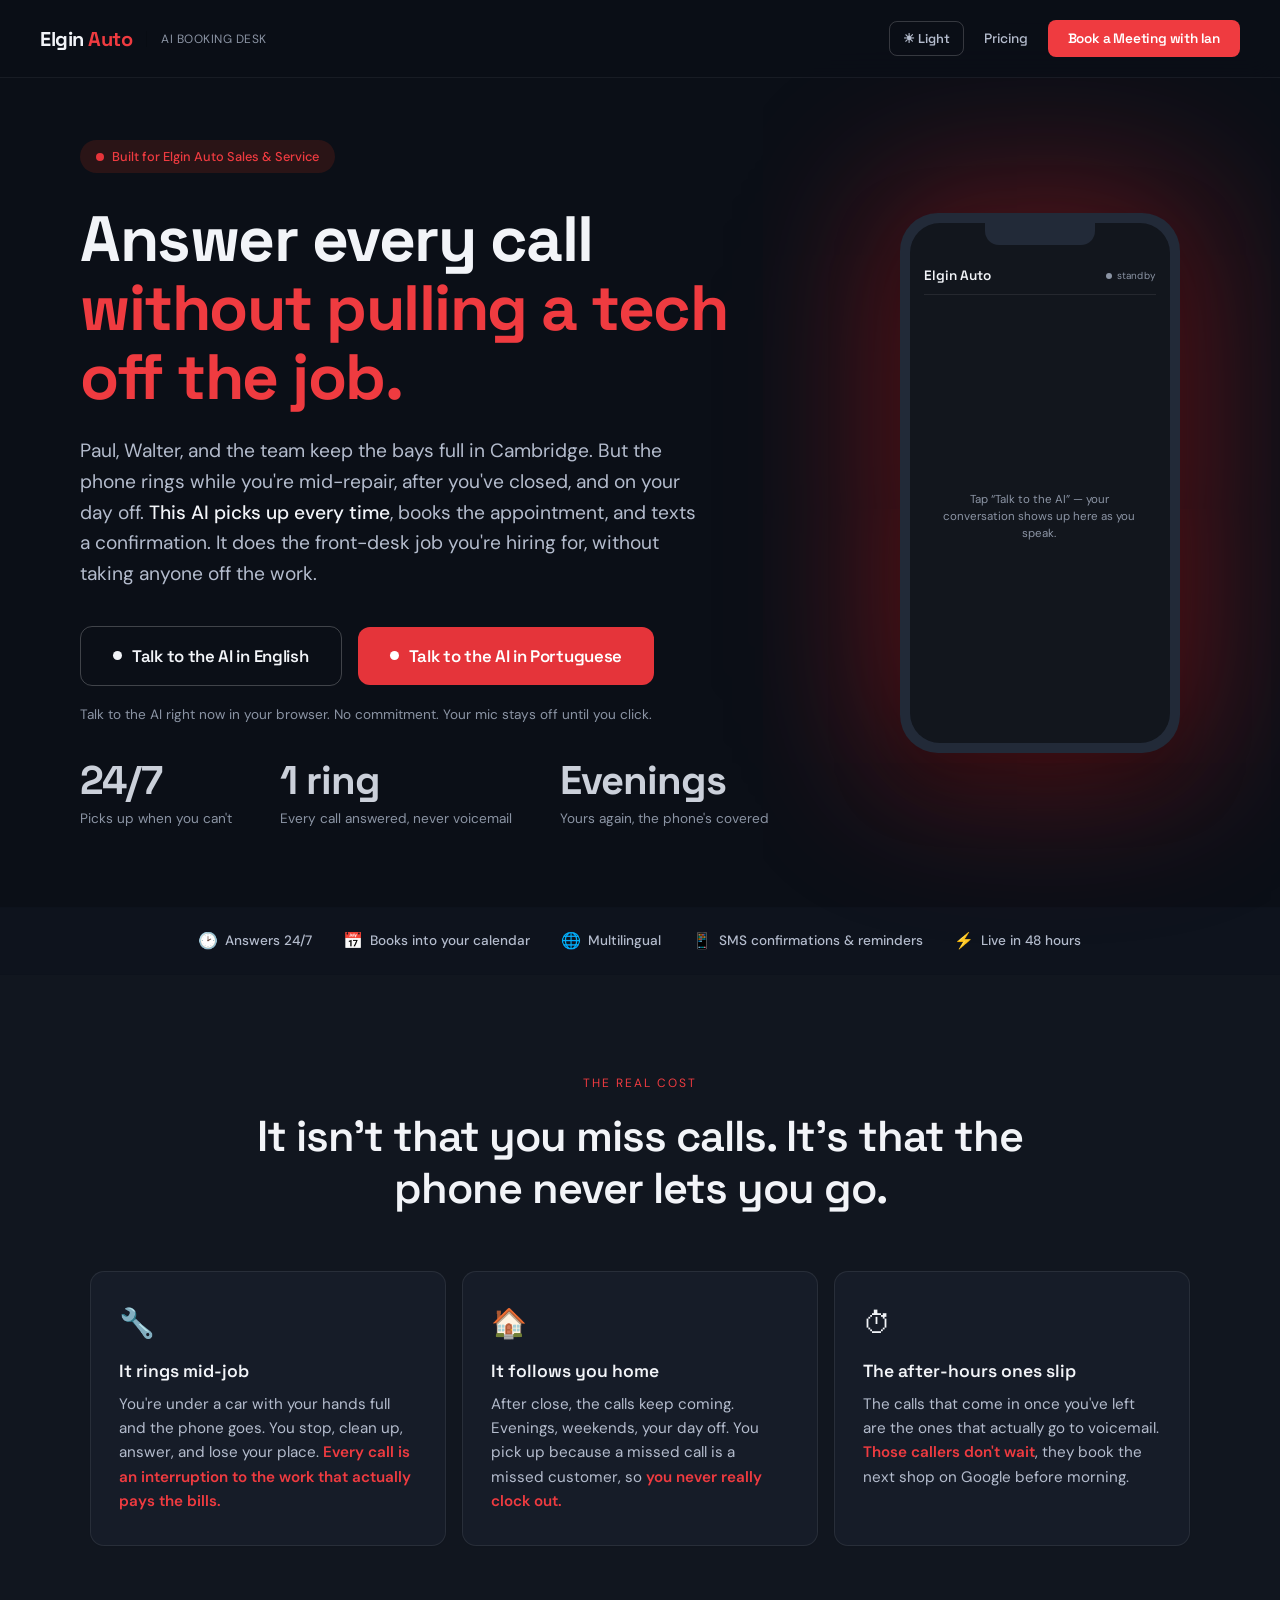
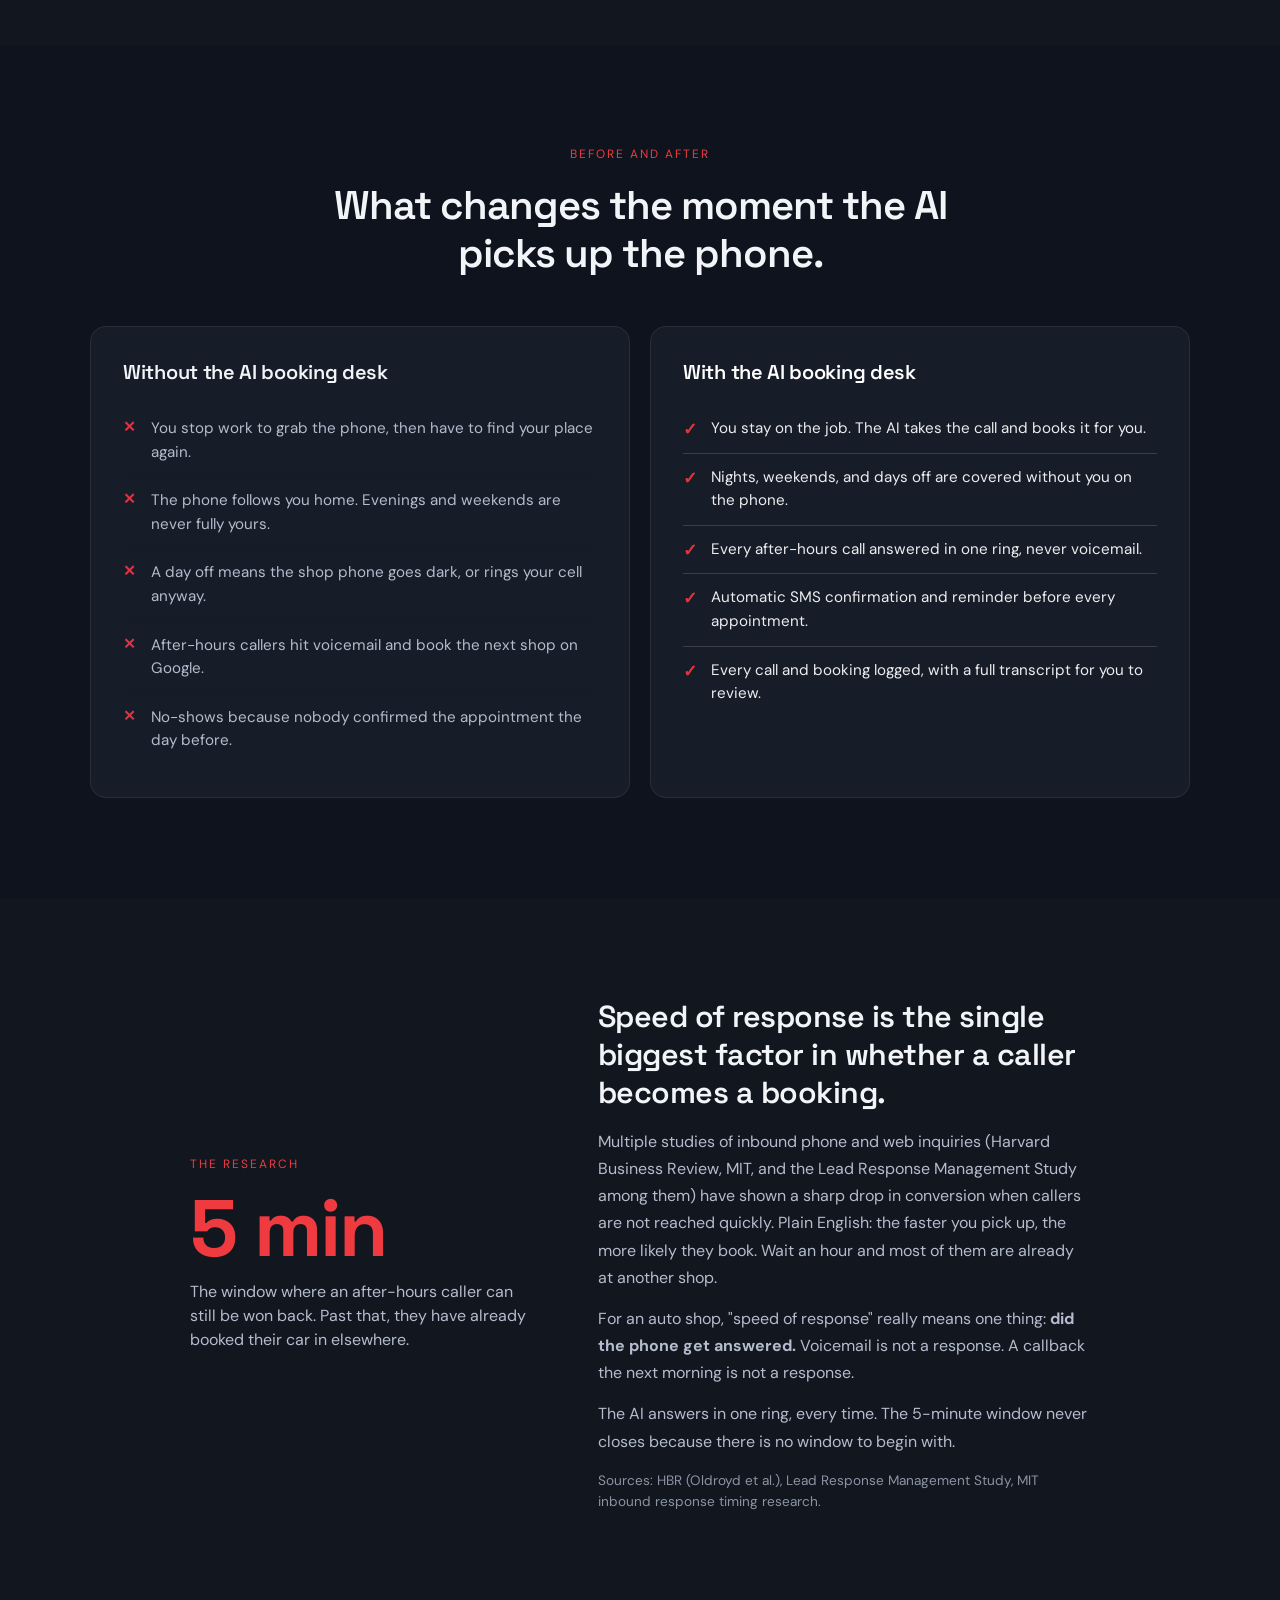
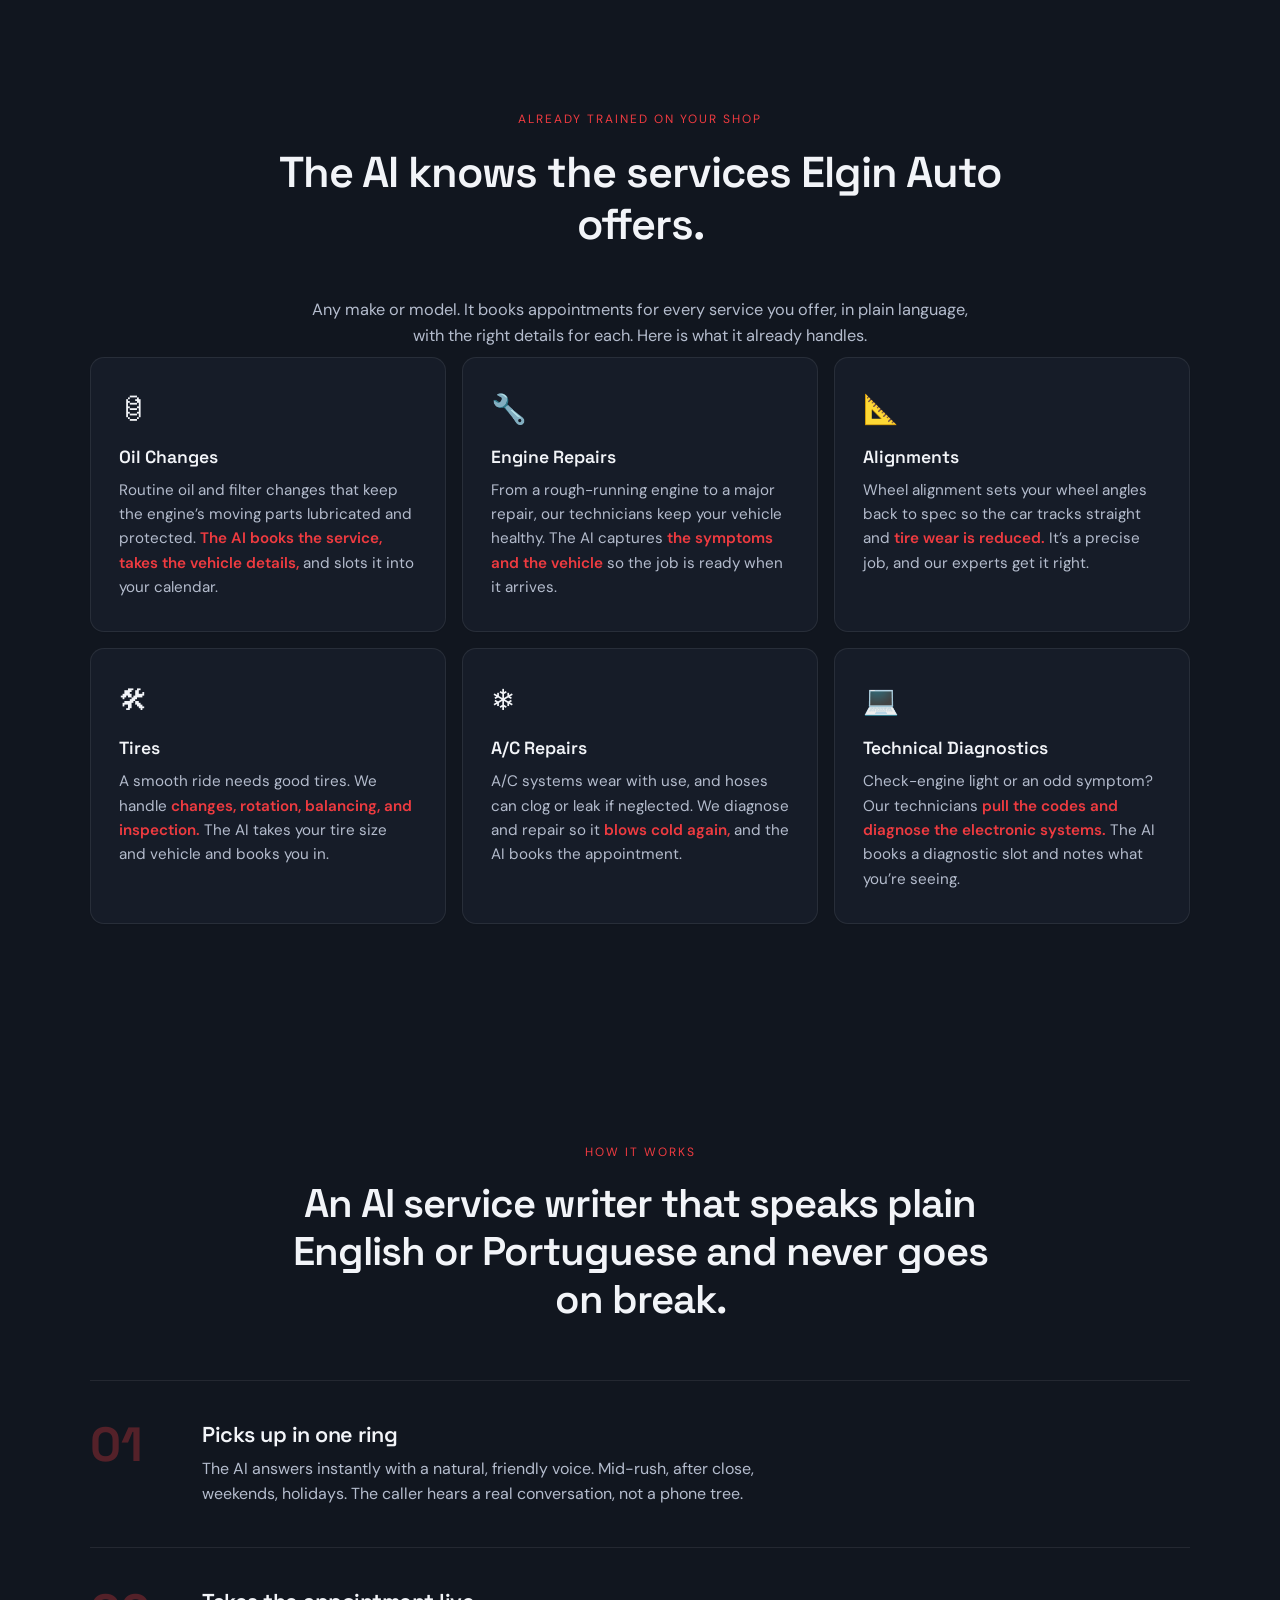
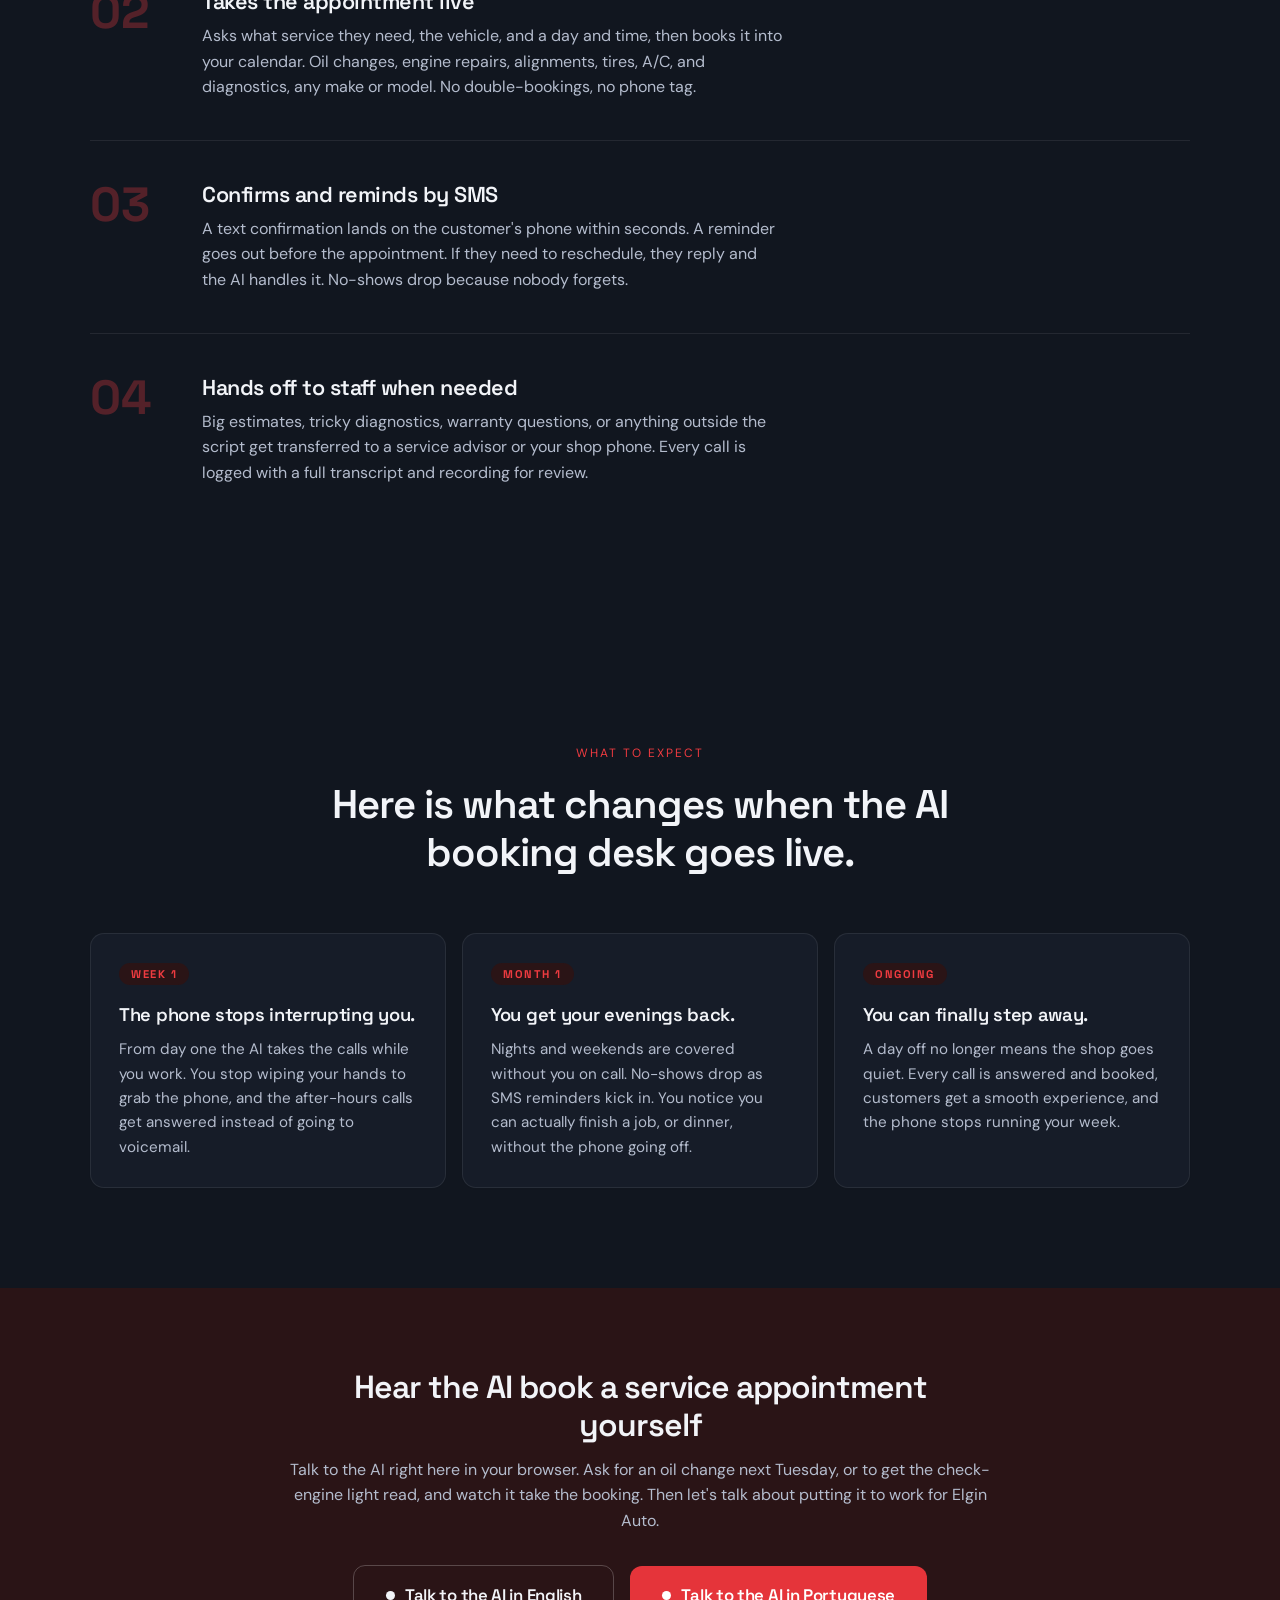
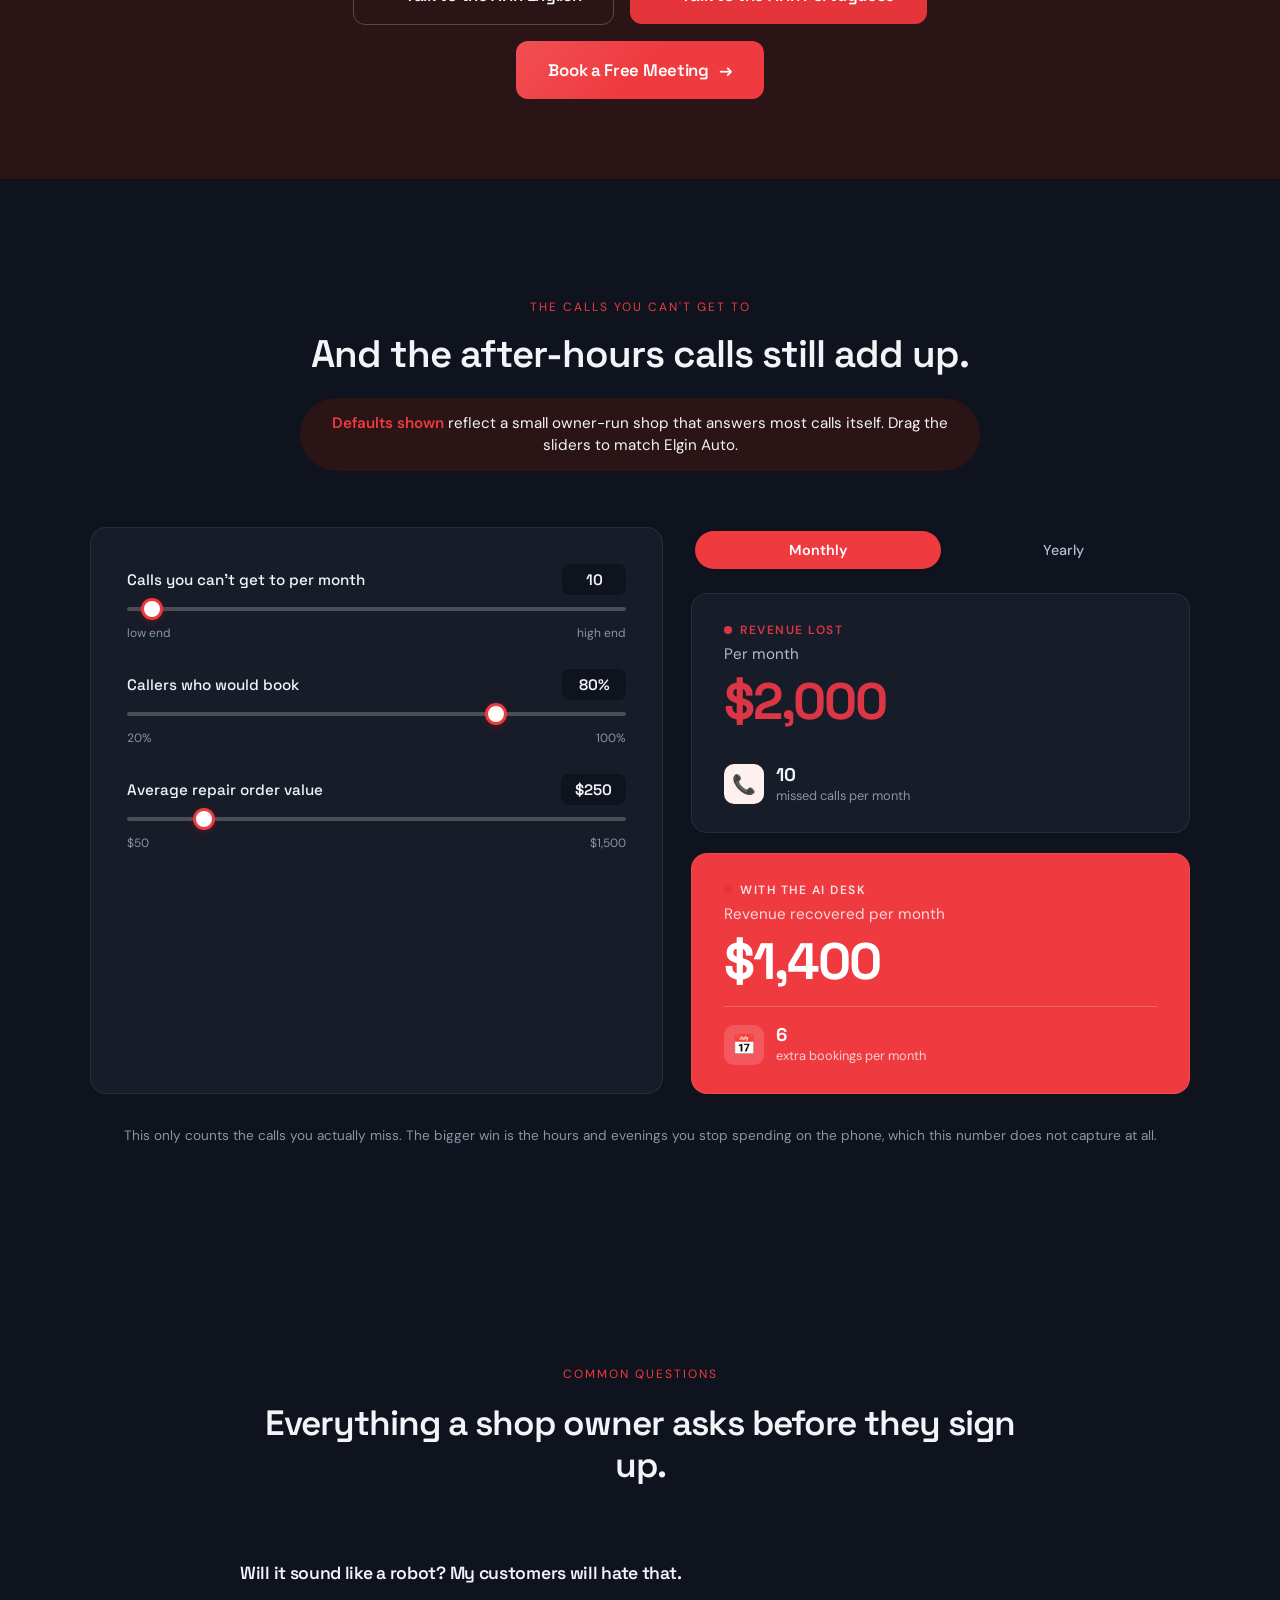
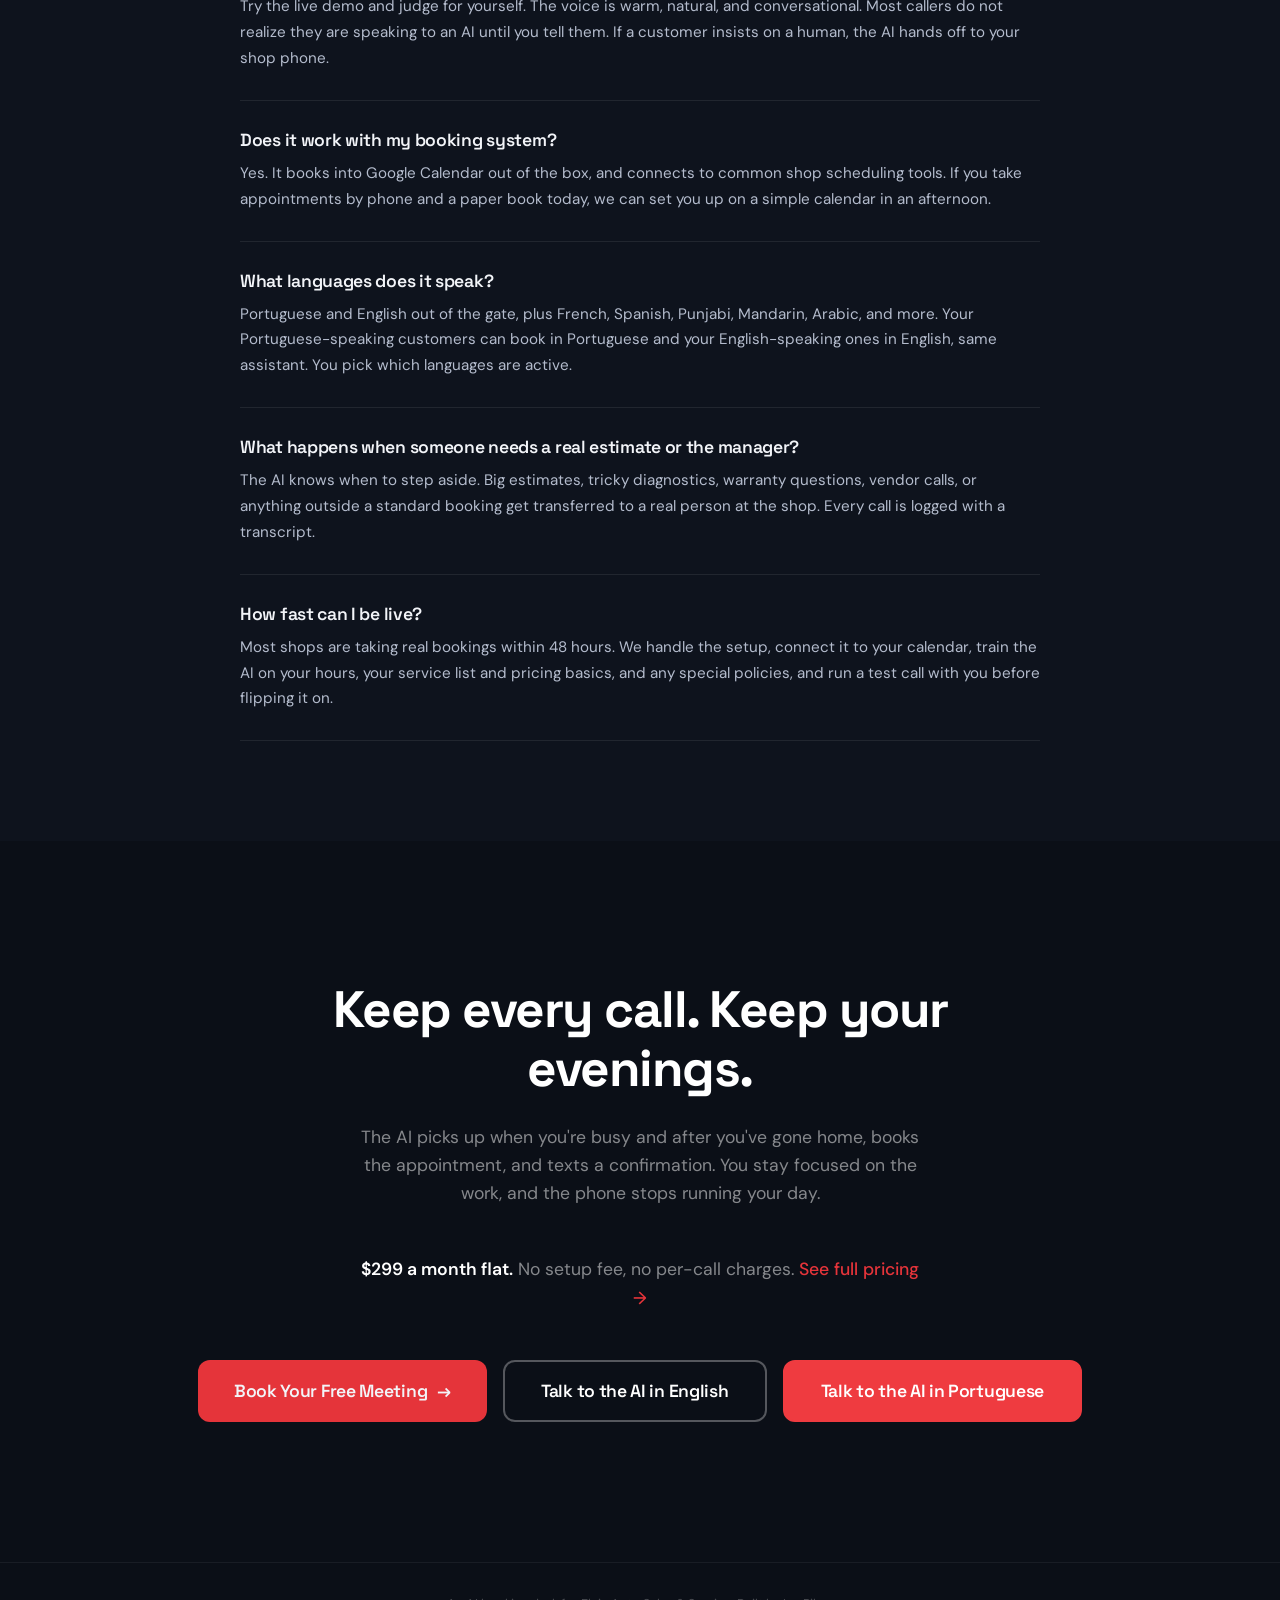
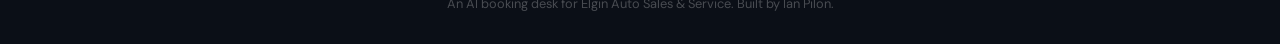
<file: index.html>
<!DOCTYPE html>
<html lang="en">
<head>
    <meta charset="UTF-8">
    <meta name="viewport" content="width=device-width, initial-scale=1.0">
    <title>An AI Booking Desk for Elgin Auto Sales &amp; Service</title>
    <meta name="description" content="An AI booking desk for Elgin Auto that answers every call and books the appointment on the spot. After hours, during the busy rush, every call. One flat monthly fee. No more lost bookings.">

    <!-- Open Graph / Social Sharing -->
    <meta property="og:type" content="website">
    <meta property="og:title" content="An AI Booking Desk for Elgin Auto Sales &amp; Service">
    <meta property="og:description" content="Answer every booking call, even after hours and during the rush. The AI takes the appointment, drops it in your book, and texts a confirmation. One flat monthly fee.">

    <!-- Twitter Card -->
    <meta name="twitter:card" content="summary_large_image">
    <meta name="twitter:title" content="An AI Booking Desk for Elgin Auto Sales &amp; Service">
    <meta name="twitter:description" content="Pick up every booking call. Take the appointment. Drop it in your book. 24/7. One flat monthly fee.">

    <link rel="preconnect" href="https://fonts.googleapis.com">
    <link rel="preconnect" href="https://fonts.gstatic.com" crossorigin>
    <link href="https://fonts.googleapis.com/css2?family=Space+Grotesk:wght@400;500;600;700&family=DM+Sans:wght@400;500&display=swap" rel="stylesheet">
    <script>(function(){try{if(localStorage.getItem('elgin-theme')!=='light')document.documentElement.classList.add('dark');}catch(e){}})();</script>
    <link rel="stylesheet" href="styles.css?v=13">
    <style>
      /* Live phone transcript inside the hero phone mockup */
      .rv-bar { display:flex; align-items:center; justify-content:space-between; padding-bottom:10px; margin-bottom:12px; border-bottom:1px solid rgba(0,0,0,0.06); }
      .rv-brand { font-family:'Space Grotesk',sans-serif; font-weight:600; font-size:0.85rem; color:var(--ink); }
      .rv-status { font-family:'DM Sans',sans-serif; font-size:0.62rem; color:var(--muted); display:inline-flex; align-items:center; gap:5px; letter-spacing:0.02em; }
      .rv-dot { width:6px; height:6px; border-radius:50%; background:var(--muted); display:inline-block; flex:none; }
      .rv-status.live .rv-dot { background:var(--accent); animation:rvpulse 1.4s ease-in-out infinite; }
      @keyframes rvpulse { 0%,100%{opacity:1;} 50%{opacity:0.25;} }
      .rv-chat { flex:1; overflow-y:auto; display:flex; flex-direction:column; gap:7px; padding-right:2px; }
      .rv-chat::-webkit-scrollbar { width:0; }
      .rv-bubble { max-width:84%; padding:8px 12px; border-radius:15px; font-size:0.78rem; line-height:1.4; word-wrap:break-word; animation:rvpop .18s ease-out; }
      .rv-bubble.bot { background:#fff; color:var(--ink); align-self:flex-start; border-bottom-left-radius:5px; box-shadow:0 1px 2px rgba(0,0,0,0.04); }
      .rv-bubble.user { background:var(--accent); color:#fff; align-self:flex-end; border-bottom-right-radius:5px; }
      @keyframes rvpop { from{opacity:0; transform:translateY(4px) scale(0.98);} to{opacity:1; transform:none;} }
      .rv-hint { margin:auto; text-align:center; font-size:0.72rem; color:var(--muted); padding:0 18px; line-height:1.5; }
    </style>
</head>
<body>
    <nav>
        <div class="nav-left">
            <div class="logo">Elgin<span> Auto</span></div>
            <div class="nav-tag">AI Booking Desk</div>
        </div>
        <div class="nav-right">
            <button type="button" id="theme-toggle" class="theme-toggle" aria-label="Toggle dark mode">&#9790; Dark</button>
            <a href="pricing.html" class="nav-link">Pricing</a>
            <a href="https://cal.com/ian-pilon/physiovoice-20-min-intro-call" target="_blank" rel="noopener" class="nav-cta">Book a Meeting with Ian</a>
        </div>
    </nav>

    <!-- ===== HERO ===== -->
    <section class="hero">
        <div class="hero-grid">
            <div class="hero-content">
                <div class="hero-badge">
                    <span class="dot"></span>
                    Built for Elgin Auto Sales &amp; Service
                </div>
                <h1>Answer every call <em>without pulling a tech off the job.</em></h1>
                <p class="hero-sub">Paul, Walter, and the team keep the bays full in Cambridge. But the phone rings while you're mid-repair, after you've closed, and on your day off. <strong>This AI picks up every time</strong>, books the appointment, and texts a confirmation. It does the front-desk job you're hiring for, without taking anyone off the work.</p>
                <div class="hero-cta-row">
                    <button type="button" class="cta-demo vapi-call-btn" data-state="idle" data-lang="en" data-idle="Talk to the AI in English"><span class="vapi-dot"></span> <span class="vapi-label">Talk to the AI in English</span></button>
                    <button type="button" class="cta-demo vapi-call-btn" data-state="idle" data-lang="pt" data-idle="Talk to the AI in Portuguese"><span class="vapi-dot"></span> <span class="vapi-label">Talk to the AI in Portuguese</span></button>
                </div>
                <span class="cta-subtext">Talk to the AI right now in your browser. No commitment. Your mic stays off until you click.</span>
                <div class="hero-stat-row">
                    <div class="hero-stat">
                        <span class="num">24/7</span>
                        <span class="label">Picks up when you can't</span>
                    </div>
                    <div class="hero-stat">
                        <span class="num">1 ring</span>
                        <span class="label">Every call answered, never voicemail</span>
                    </div>
                    <div class="hero-stat">
                        <span class="num">Evenings</span>
                        <span class="label">Yours again, the phone's covered</span>
                    </div>
                </div>
            </div>
            <div class="hero-visual">
                <div class="phone-mockup">
                    <div class="phone-screen">
                        <div class="rv-bar">
                            <span class="rv-brand">Elgin Auto</span>
                            <span class="rv-status" id="rv-status"><span class="rv-dot"></span> standby</span>
                        </div>
                        <div class="rv-chat" id="rv-chat">
                            <div class="rv-hint" id="rv-hint">Tap &ldquo;Talk to the AI&rdquo; &mdash; your conversation shows up here as you speak.</div>
                        </div>
                    </div>
                </div>
            </div>
        </div>
    </section>

    <!-- ===== TRUST BAR ===== -->
    <section class="trust-bar">
        <div class="trust-bar-inner">
            <div class="trust-badge">
                <span class="trust-icon">&#128337;</span>
                Answers 24/7
            </div>
            <div class="trust-badge">
                <span class="trust-icon">&#128197;</span>
                Books into your calendar
            </div>
            <div class="trust-badge">
                <span class="trust-icon">&#127760;</span>
                Multilingual
            </div>
            <div class="trust-badge">
                <span class="trust-icon">&#128241;</span>
                SMS confirmations &amp; reminders
            </div>
            <div class="trust-badge">
                <span class="trust-icon">&#9889;</span>
                Live in 48 hours
            </div>
        </div>
    </section>

    <!-- ===== PROBLEM ===== -->
    <section class="problem">
        <div class="problem-inner">
            <div class="problem-label">The real cost</div>
            <h2>It isn't that you miss calls. It's that the phone never lets you go.</h2>
            <div class="problem-grid">
                <div class="problem-card">
                    <span class="icon">&#128295;</span>
                    <h3>It rings mid-job</h3>
                    <p>You're under a car with your hands full and the phone goes. You stop, clean up, answer, and lose your place. <span class="stat-highlight">Every call is an interruption to the work that actually pays the bills.</span></p>
                </div>
                <div class="problem-card">
                    <span class="icon">&#127968;</span>
                    <h3>It follows you home</h3>
                    <p>After close, the calls keep coming. Evenings, weekends, your day off. You pick up because a missed call is a missed customer, so <span class="stat-highlight">you never really clock out.</span></p>
                </div>
                <div class="problem-card">
                    <span class="icon">&#9201;</span>
                    <h3>The after-hours ones slip</h3>
                    <p>The calls that come in once you've left are the ones that actually go to voicemail. <span class="stat-highlight">Those callers don't wait</span>, they book the next shop on Google before morning.</p>
                </div>
            </div>
        </div>
    </section>

    <!-- ===== CONTRAST: Without / With the AI booking desk ===== -->
    <section class="contrast">
        <div class="contrast-inner">
            <div class="contrast-label">Before and after</div>
            <h2>What changes the moment the AI picks up the phone.</h2>
            <div class="contrast-grid">
                <div class="contrast-card bad">
                    <h3>Without the AI booking desk</h3>
                    <ul>
                        <li>You stop work to grab the phone, then have to find your place again.</li>
                        <li>The phone follows you home. Evenings and weekends are never fully yours.</li>
                        <li>A day off means the shop phone goes dark, or rings your cell anyway.</li>
                        <li>After-hours callers hit voicemail and book the next shop on Google.</li>
                        <li>No-shows because nobody confirmed the appointment the day before.</li>
                    </ul>
                </div>
                <div class="contrast-card good">
                    <h3>With the AI booking desk</h3>
                    <ul>
                        <li>You stay on the job. The AI takes the call and books it for you.</li>
                        <li>Nights, weekends, and days off are covered without you on the phone.</li>
                        <li>Every after-hours call answered in one ring, never voicemail.</li>
                        <li>Automatic SMS confirmation and reminder before every appointment.</li>
                        <li>Every call and booking logged, with a full transcript for you to review.</li>
                    </ul>
                </div>
            </div>
        </div>
    </section>

    <!-- ===== RESEARCH CALLOUT ===== -->
    <section class="research">
        <div class="research-inner">
            <div>
                <div class="research-label">The research</div>
                <div class="research-stat">5 min</div>
                <div class="research-stat-label">The window where an after-hours caller can still be won back. Past that, they have already booked their car in elsewhere.</div>
            </div>
            <div class="research-body">
                <h3>Speed of response is the single biggest factor in whether a caller becomes a booking.</h3>
                <p>Multiple studies of inbound phone and web inquiries (Harvard Business Review, MIT, and the Lead Response Management Study among them) have shown a sharp drop in conversion when callers are not reached quickly. Plain English: the faster you pick up, the more likely they book. Wait an hour and most of them are already at another shop.</p>
                <p>For an auto shop, "speed of response" really means one thing: <strong>did the phone get answered.</strong> Voicemail is not a response. A callback the next morning is not a response.</p>
                <p>The AI answers in one ring, every time. The 5-minute window never closes because there is no window to begin with.</p>
                <cite>Sources: HBR (Oldroyd et al.), Lead Response Management Study, MIT inbound response timing research.</cite>
            </div>
        </div>
    </section>

    <!-- ===== SERVICES (already configured for Elgin Auto) ===== -->
    <section class="problem" id="services">
        <div class="problem-inner">
            <div class="problem-label">Already trained on your shop</div>
            <h2>The AI knows the services Elgin Auto offers.</h2>
            <p style="text-align:center;max-width:680px;margin:-10px auto 8px;color:var(--slate);font-size:1.02rem;line-height:1.6;">Any make or model. It books appointments for every service you offer, in plain language, with the right details for each. Here is what it already handles.</p>
            <div class="problem-grid">
                <div class="problem-card">
                    <span class="icon">&#128738;</span>
                    <h3>Oil Changes</h3>
                    <p>Routine oil and filter changes that keep the engine&rsquo;s moving parts lubricated and protected. <span class="stat-highlight">The AI books the service, takes the vehicle details,</span> and slots it into your calendar.</p>
                </div>
                <div class="problem-card">
                    <span class="icon">&#128295;</span>
                    <h3>Engine Repairs</h3>
                    <p>From a rough-running engine to a major repair, our technicians keep your vehicle healthy. The AI captures <span class="stat-highlight">the symptoms and the vehicle</span> so the job is ready when it arrives.</p>
                </div>
                <div class="problem-card">
                    <span class="icon">&#128208;</span>
                    <h3>Alignments</h3>
                    <p>Wheel alignment sets your wheel angles back to spec so the car tracks straight and <span class="stat-highlight">tire wear is reduced.</span> It&rsquo;s a precise job, and our experts get it right.</p>
                </div>
                <div class="problem-card">
                    <span class="icon">&#128736;</span>
                    <h3>Tires</h3>
                    <p>A smooth ride needs good tires. We handle <span class="stat-highlight">changes, rotation, balancing, and inspection.</span> The AI takes your tire size and vehicle and books you in.</p>
                </div>
                <div class="problem-card">
                    <span class="icon">&#10052;</span>
                    <h3>A/C Repairs</h3>
                    <p>A/C systems wear with use, and hoses can clog or leak if neglected. We diagnose and repair so it <span class="stat-highlight">blows cold again,</span> and the AI books the appointment.</p>
                </div>
                <div class="problem-card">
                    <span class="icon">&#128187;</span>
                    <h3>Technical Diagnostics</h3>
                    <p>Check-engine light or an odd symptom? Our technicians <span class="stat-highlight">pull the codes and diagnose the electronic systems.</span> The AI books a diagnostic slot and notes what you&rsquo;re seeing.</p>
                </div>
            </div>
        </div>
    </section>

    <!-- ===== HOW IT WORKS ===== -->
    <section class="how">
        <div class="how-inner">
            <div class="how-label">How it works</div>
            <h2>An AI service writer that speaks plain English or Portuguese and never goes on break.</h2>
            <div class="how-steps">
                <div class="how-step">
                    <span class="step-num">01</span>
                    <div class="step-content">
                        <h3>Picks up in one ring</h3>
                        <p>The AI answers instantly with a natural, friendly voice. Mid-rush, after close, weekends, holidays. The caller hears a real conversation, not a phone tree.</p>
                    </div>
                </div>
                <div class="how-step">
                    <span class="step-num">02</span>
                    <div class="step-content">
                        <h3>Takes the appointment live</h3>
                        <p>Asks what service they need, the vehicle, and a day and time, then books it into your calendar. Oil changes, engine repairs, alignments, tires, A/C, and diagnostics, any make or model. No double-bookings, no phone tag.</p>
                    </div>
                </div>
                <div class="how-step">
                    <span class="step-num">03</span>
                    <div class="step-content">
                        <h3>Confirms and reminds by SMS</h3>
                        <p>A text confirmation lands on the customer's phone within seconds. A reminder goes out before the appointment. If they need to reschedule, they reply and the AI handles it. No-shows drop because nobody forgets.</p>
                    </div>
                </div>
                <div class="how-step">
                    <span class="step-num">04</span>
                    <div class="step-content">
                        <h3>Hands off to staff when needed</h3>
                        <p>Big estimates, tricky diagnostics, warranty questions, or anything outside the script get transferred to a service advisor or your shop phone. Every call is logged with a full transcript and recording for review.</p>
                    </div>
                </div>
            </div>
        </div>
    </section>

    <!-- ===== TIMELINE: What changes when it goes live ===== -->
    <section class="timeline">
        <div class="timeline-inner">
            <div class="timeline-label">What to expect</div>
            <h2>Here is what changes when the AI booking desk goes live.</h2>
            <div class="timeline-grid">
                <div class="timeline-card">
                    <span class="timeline-tag">Week 1</span>
                    <h3>The phone stops interrupting you.</h3>
                    <p>From day one the AI takes the calls while you work. You stop wiping your hands to grab the phone, and the after-hours calls get answered instead of going to voicemail.</p>
                </div>
                <div class="timeline-card">
                    <span class="timeline-tag">Month 1</span>
                    <h3>You get your evenings back.</h3>
                    <p>Nights and weekends are covered without you on call. No-shows drop as SMS reminders kick in. You notice you can actually finish a job, or dinner, without the phone going off.</p>
                </div>
                <div class="timeline-card">
                    <span class="timeline-tag">Ongoing</span>
                    <h3>You can finally step away.</h3>
                    <p>A day off no longer means the shop goes quiet. Every call is answered and booked, customers get a smooth experience, and the phone stops running your week.</p>
                </div>
            </div>
        </div>
    </section>

    <!-- ===== MID-PAGE CTA ===== -->
    <section class="mid-cta">
        <div class="mid-cta-inner">
            <h2>Hear the AI book a service appointment yourself</h2>
            <p>Talk to the AI right here in your browser. Ask for an oil change next Tuesday, or to get the check-engine light read, and watch it take the booking. Then let's talk about putting it to work for Elgin Auto.</p>
            <div class="mid-cta-row">
                <button type="button" class="cta-demo vapi-call-btn" data-state="idle" data-lang="en" data-idle="Talk to the AI in English"><span class="vapi-dot"></span> <span class="vapi-label">Talk to the AI in English</span></button>
                    <button type="button" class="cta-demo vapi-call-btn" data-state="idle" data-lang="pt" data-idle="Talk to the AI in Portuguese"><span class="vapi-dot"></span> <span class="vapi-label">Talk to the AI in Portuguese</span></button>
                <a href="https://cal.com/ian-pilon/physiovoice-20-min-intro-call" target="_blank" rel="noopener" class="cta-primary">Book a Free Meeting <span class="arrow">&rarr;</span></a>
            </div>
        </div>
    </section>

    <!-- ===== REVENUE LOSS CALCULATOR ===== -->
    <section class="calculator" id="calculator">
        <div class="calc-inner">
            <div class="calc-head">
                <div class="calc-label">The calls you can't get to</div>
                <h2>And the after-hours calls still add up.</h2>
                <p class="calc-anchor"><strong>Defaults shown</strong> reflect a small owner-run shop that answers most calls itself. Drag the sliders to match Elgin Auto.</p>
            </div>
            <div class="calc-grid">
                <div class="calc-controls">
                    <div class="calc-row">
                        <div class="calc-row-head">
                            <span class="calc-row-label">Calls you can't get to per month</span>
                            <span class="calc-value-chip" id="calcMissedValue">10</span>
                        </div>
                        <input type="range" class="calc-slider" id="calcMissed" min="1" max="300" step="1" value="10">
                        <div class="calc-range"><span>low end</span><span>high end</span></div>
                    </div>

                    <div class="calc-row">
                        <div class="calc-row-head">
                            <span class="calc-row-label">Callers who would book</span>
                            <span class="calc-value-chip" id="calcConvertValue">80%</span>
                        </div>
                        <input type="range" class="calc-slider" id="calcConvert" min="20" max="100" step="5" value="80">
                        <div class="calc-range"><span>20%</span><span>100%</span></div>
                    </div>

                    <div class="calc-row">
                        <div class="calc-row-head">
                            <span class="calc-row-label">Average repair order value</span>
                            <span class="calc-value-chip" id="calcValueValue">$250</span>
                        </div>
                        <input type="range" class="calc-slider" id="calcValue" min="50" max="1500" step="10" value="250">
                        <div class="calc-range"><span>$50</span><span>$1,500</span></div>
                    </div>
                </div>

                <div class="calc-results">
                    <div class="calc-period" id="calcPeriod" role="tablist">
                        <button type="button" data-period="monthly" class="active">Monthly</button>
                        <button type="button" data-period="yearly">Yearly</button>
                    </div>
                    <div class="result-card lost">
                        <div class="result-tag"><span class="pill"></span> Revenue lost</div>
                        <div class="result-sub" id="resultLostSub">Per month</div>
                        <div class="result-amount" id="resultLostAmount">$2,000</div>
                        <div class="result-meta">
                            <div class="result-meta-icon">&#128222;</div>
                            <div class="result-meta-text">
                                <span class="result-meta-num" id="resultLostCalls">10</span>
                                <span class="result-meta-label" id="resultLostCallsLabel">missed calls per month</span>
                            </div>
                        </div>
                    </div>

                    <div class="result-card recovered">
                        <div class="result-tag"><span class="pill"></span> With the AI desk</div>
                        <div class="result-sub" id="resultRecoveredSub">Revenue recovered per month</div>
                        <div class="result-amount" id="resultRecoveredAmount">$1,400</div>
                        <div class="result-meta">
                            <div class="result-meta-icon">&#128197;</div>
                            <div class="result-meta-text">
                                <span class="result-meta-num" id="resultRecoveredBookings">6</span>
                                <span class="result-meta-label" id="resultRecoveredBookingsLabel">extra bookings per month</span>
                            </div>
                        </div>
                    </div>
                </div>
            </div>
            <p class="calc-footnote">This only counts the calls you actually miss. The bigger win is the hours and evenings you stop spending on the phone, which this number does not capture at all.</p>
        </div>
    </section>

    <script>
    (function() {
        var PERIODS = {
            daily:   { monthFactor: 1/30, label: 'day',   sub: 'Per day',   subRecovered: 'Revenue recovered per day' },
            weekly:  { monthFactor: 7/30, label: 'week',  sub: 'Per week',  subRecovered: 'Revenue recovered per week' },
            monthly: { monthFactor: 1,    label: 'month', sub: 'Per month', subRecovered: 'Revenue recovered per month' },
            yearly:  { monthFactor: 12,   label: 'year',  sub: 'Per year',  subRecovered: 'Revenue recovered per year' }
        };
        var RECOVERY_RATE = 0.70;

        var missed = document.getElementById('calcMissed');
        var convert = document.getElementById('calcConvert');
        var value = document.getElementById('calcValue');
        var missedV = document.getElementById('calcMissedValue');
        var convertV = document.getElementById('calcConvertValue');
        var valueV = document.getElementById('calcValueValue');
        var periodWrap = document.getElementById('calcPeriod');
        var lostSub = document.getElementById('resultLostSub');
        var lostAmount = document.getElementById('resultLostAmount');
        var lostCalls = document.getElementById('resultLostCalls');
        var lostCallsLabel = document.getElementById('resultLostCallsLabel');
        var recoveredSub = document.getElementById('resultRecoveredSub');
        var recoveredAmount = document.getElementById('resultRecoveredAmount');
        var recoveredBookings = document.getElementById('resultRecoveredBookings');
        var recoveredBookingsLabel = document.getElementById('resultRecoveredBookingsLabel');

        var currentPeriod = 'monthly';

        function fmtMoney(n) {
            if (n >= 1000000) {
                return '$' + (n / 1000000).toFixed(n >= 10000000 ? 0 : 1) + 'M';
            }
            return '$' + Math.round(n).toLocaleString('en-US');
        }

        function fmtInt(n) {
            return Math.round(n).toLocaleString('en-US');
        }

        function update() {
            var missedPerMonth = parseInt(missed.value, 10);
            var convertPct = parseInt(convert.value, 10);
            var avgValue = parseInt(value.value, 10);
            var period = PERIODS[currentPeriod];

            missedV.textContent = missedPerMonth;
            convertV.textContent = convertPct + '%';
            valueV.textContent = '$' + avgValue;

            var callsInPeriod = missedPerMonth * period.monthFactor;
            var lostBookings = callsInPeriod * (convertPct / 100);
            var lostRevenue = lostBookings * avgValue;
            var recoveredRevenue = lostRevenue * RECOVERY_RATE;
            var recoveredBookingsCount = lostBookings * RECOVERY_RATE;

            var callsDisplay = Math.round(callsInPeriod);
            var bookingsDisplay = Math.round(recoveredBookingsCount);
            var callNoun = callsDisplay === 1 ? 'missed call' : 'missed calls';
            var bookingNoun = bookingsDisplay === 1 ? 'extra booking' : 'extra bookings';

            lostSub.textContent = period.sub;
            lostAmount.textContent = fmtMoney(lostRevenue);
            lostCalls.textContent = fmtInt(callsInPeriod);
            lostCallsLabel.textContent = callNoun + ' per ' + period.label;

            recoveredSub.textContent = period.subRecovered;
            recoveredAmount.textContent = fmtMoney(recoveredRevenue);
            recoveredBookings.textContent = fmtInt(recoveredBookingsCount);
            recoveredBookingsLabel.textContent = bookingNoun + ' per ' + period.label;
        }

        missed.addEventListener('input', update);
        convert.addEventListener('input', update);
        value.addEventListener('input', update);

        periodWrap.addEventListener('click', function(e) {
            var btn = e.target.closest('button[data-period]');
            if (!btn) return;
            currentPeriod = btn.getAttribute('data-period');
            periodWrap.querySelectorAll('button').forEach(function(b) {
                b.classList.toggle('active', b === btn);
            });
            update();
        });

        update();
    })();
    </script>

    <!-- ===== FAQ ===== -->
    <section class="faq">
        <div class="faq-inner">
            <div class="faq-label">Common questions</div>
            <h2>Everything a shop owner asks before they sign up.</h2>

            <div class="faq-item">
                <h3>Will it sound like a robot? My customers will hate that.</h3>
                <p>Try the live demo and judge for yourself. The voice is warm, natural, and conversational. Most callers do not realize they are speaking to an AI until you tell them. If a customer insists on a human, the AI hands off to your shop phone.</p>
            </div>

            <div class="faq-item">
                <h3>Does it work with my booking system?</h3>
                <p>Yes. It books into Google Calendar out of the box, and connects to common shop scheduling tools. If you take appointments by phone and a paper book today, we can set you up on a simple calendar in an afternoon.</p>
            </div>

            <div class="faq-item">
                <h3>What languages does it speak?</h3>
                <p>Portuguese and English out of the gate, plus French, Spanish, Punjabi, Mandarin, Arabic, and more. Your Portuguese-speaking customers can book in Portuguese and your English-speaking ones in English, same assistant. You pick which languages are active.</p>
            </div>

            <div class="faq-item">
                <h3>What happens when someone needs a real estimate or the manager?</h3>
                <p>The AI knows when to step aside. Big estimates, tricky diagnostics, warranty questions, vendor calls, or anything outside a standard booking get transferred to a real person at the shop. Every call is logged with a transcript.</p>
            </div>

            <div class="faq-item">
                <h3>How fast can I be live?</h3>
                <p>Most shops are taking real bookings within 48 hours. We handle the setup, connect it to your calendar, train the AI on your hours, your service list and pricing basics, and any special policies, and run a test call with you before flipping it on.</p>
            </div>
        </div>
    </section>

    <!-- ===== CLOSING ===== -->
    <section class="closing">
        <h2>Keep every call. Keep your evenings.</h2>
        <p>The AI picks up when you're busy and after you've gone home, books the appointment, and texts a confirmation. You stay focused on the work, and the phone stops running your day.</p>
        <p class="closing-pricing"><strong>$299 a month flat.</strong> No setup fee, no per-call charges. <a href="pricing.html">See full pricing &rarr;</a></p>
        <div class="closing-cta-row">
            <a href="https://cal.com/ian-pilon/physiovoice-20-min-intro-call" target="_blank" rel="noopener" class="cta-closing">Book Your Free Meeting <span class="arrow">&rarr;</span></a>
            <button type="button" class="cta-closing-demo vapi-call-btn" data-state="idle" data-lang="en" data-idle="Talk to the AI in English"><span class="vapi-label">Talk to the AI in English</span></button>
            <button type="button" class="cta-closing-demo vapi-call-btn" data-state="idle" data-lang="pt" data-idle="Talk to the AI in Portuguese"><span class="vapi-label">Talk to the AI in Portuguese</span></button>
        </div>
    </section>

    <footer>
        <p>An AI booking desk for Elgin Auto Sales &amp; Service. Built by Ian Pilon.</p>
    </footer>

    <script>
      // Both languages run on Vapi (streamed STT/LLM/TTS). The persona/greeting/flow live in each
      // Vapi assistant (server-side). No worker or repo backend is involved.
      window.RESERVE_CONFIG = {
        vapiPublicKey: "c7d496d8-e4fb-44fe-9ffe-755d41ae32c3",       // Vapi publishable web key (both languages)
        vapiEnAssistant: "71456e40-dbe6-4ef7-8593-040820ba7d79",    // Elgin English assistant (Vapi)
        vapiPtAssistant: "a4e944db-7ada-4b06-a906-9d71f9e19967"      // Elgin pt-PT assistant (Vapi)
      };
    </script>
    <script type="module" src="voice.js?v=20"></script>
    <script>
    (function(){
      var b=document.getElementById('theme-toggle');
      if(!b) return;
      function label(){ b.innerHTML = document.documentElement.classList.contains('dark') ? '&#9728; Light' : '&#9790; Dark'; }
      label();
      b.addEventListener('click', function(){
        document.documentElement.classList.toggle('dark');
        try{ localStorage.setItem('elgin-theme', document.documentElement.classList.contains('dark') ? 'dark' : 'light'); }catch(e){}
        label();
      });
    })();
    </script>
</body>
</html>
</file>
<file: styles.css>
* { margin: 0; padding: 0; box-sizing: border-box; }

:root {
    --ink: #0a0f1a;
    --slate: #3d4663;
    --muted: #6b7394;
    --surface: #f1f1f3;
    --accent: #d61f26;
    --accent-light: #fdeaea;
    --glow: #d61f26;
    --warm: #f6f6f8;
    --danger: #dc3545;
    --danger-light: #fff0f0;
}

body {
    font-family: 'DM Sans', sans-serif;
    color: var(--ink);
    background: #f5f5f6;
    -webkit-font-smoothing: antialiased;
    overflow-x: hidden;
}

/* ---- NAV ---- */
nav {
    position: fixed;
    top: 0;
    left: 0;
    right: 0;
    z-index: 100;
    padding: 20px 40px;
    display: flex;
    align-items: center;
    justify-content: space-between;
    background: rgba(247,247,248,0.85);
    backdrop-filter: blur(16px);
    border-bottom: 1px solid rgba(0,0,0,0.04);
}

.logo {
    font-family: 'Space Grotesk', sans-serif;
    font-weight: 700;
    font-size: 1.25rem;
    color: var(--ink);
    letter-spacing: -0.5px;
}

.logo span { color: var(--accent); }

.nav-right {
    display: flex;
    align-items: center;
    gap: 12px;
}

.nav-tag {
    font-size: 0.75rem;
    color: var(--muted);
    letter-spacing: 0.5px;
    text-transform: uppercase;
}

.nav-cta {
    font-family: 'Space Grotesk', sans-serif;
    font-size: 0.85rem;
    font-weight: 600;
    color: #fff;
    background: var(--accent);
    padding: 10px 20px;
    border-radius: 8px;
    text-decoration: none;
    transition: all 0.25s ease;
    letter-spacing: -0.2px;
}

.nav-cta:hover {
    background: #ad1a20;
    transform: translateY(-1px);
    box-shadow: 0 4px 16px rgba(214, 31, 38, 0.3);
}

.nav-cta-demo {
    font-family: 'Space Grotesk', sans-serif;
    font-size: 0.85rem;
    font-weight: 600;
    color: var(--accent);
    background: var(--accent-light);
    padding: 10px 20px;
    border-radius: 8px;
    text-decoration: none;
    transition: all 0.25s ease;
    letter-spacing: -0.2px;
    border: 1.5px solid var(--accent);
}

.nav-cta-demo:hover {
    background: var(--accent);
    color: #fff;
    transform: translateY(-1px);
    box-shadow: 0 4px 16px rgba(214, 31, 38, 0.3);
}

/* ---- HERO ---- */
.hero {
    padding: 140px 40px 80px;
    max-width: 1200px;
    margin: 0 auto;
    position: relative;
}

.hero-grid {
    display: grid;
    grid-template-columns: 1fr 320px;
    gap: 60px;
    align-items: center;
}

.hero-badge {
    display: inline-flex;
    align-items: center;
    gap: 8px;
    background: var(--accent-light);
    color: var(--accent);
    padding: 8px 16px;
    border-radius: 100px;
    font-size: 0.8rem;
    font-weight: 500;
    margin-bottom: 32px;
    width: fit-content;
}

.hero-badge .dot {
    width: 8px;
    height: 8px;
    background: var(--glow);
    border-radius: 50%;
    animation: pulse 2s ease-in-out infinite;
}

@keyframes pulse {
    0%, 100% { opacity: 1; }
    50% { opacity: 0.4; }
}

.hero h1 {
    font-family: 'Space Grotesk', sans-serif;
    font-size: clamp(2.2rem, 5vw, 4rem);
    font-weight: 700;
    line-height: 1.08;
    letter-spacing: -1.5px;
    color: var(--ink);
    max-width: 900px;
    margin-bottom: 24px;
}

.hero h1 em {
    font-style: normal;
    color: var(--accent);
}

.hero-sub {
    font-size: 1.2rem;
    color: var(--slate);
    line-height: 1.6;
    max-width: 620px;
    margin-bottom: 36px;
}

.hero-sub strong {
    color: var(--ink);
    font-weight: 500;
}

.hero-cta-row {
    display: flex;
    align-items: center;
    gap: 16px;
    margin-bottom: 20px;
    flex-wrap: wrap;
}

.cta-primary {
    font-family: 'Space Grotesk', sans-serif;
    font-size: 1.05rem;
    font-weight: 600;
    color: #fff;
    background: var(--accent);
    padding: 18px 32px;
    border-radius: 12px;
    text-decoration: none;
    transition: all 0.25s ease;
    letter-spacing: -0.3px;
    display: inline-flex;
    align-items: center;
    gap: 10px;
    position: relative;
    overflow: hidden;
}

.cta-primary::after {
    content: '';
    position: absolute;
    inset: 0;
    background: linear-gradient(135deg, rgba(255,255,255,0.1) 0%, transparent 50%);
    pointer-events: none;
}

.cta-primary:hover {
    background: #ad1a20;
    transform: translateY(-2px);
    box-shadow: 0 8px 32px rgba(214, 31, 38, 0.35);
}

.cta-primary:active { transform: translateY(0); }

.cta-primary .arrow { transition: transform 0.25s ease; }
.cta-primary:hover .arrow { transform: translateX(3px); }

.cta-demo {
    font-family: 'Space Grotesk', sans-serif;
    font-size: 1.05rem;
    font-weight: 600;
    color: #fff;
    background: var(--glow);
    padding: 18px 32px;
    border-radius: 12px;
    text-decoration: none;
    transition: all 0.25s ease;
    letter-spacing: -0.3px;
    display: inline-flex;
    align-items: center;
    gap: 10px;
    position: relative;
    overflow: hidden;
    animation: glowPulse 3s ease-in-out infinite;
}

@keyframes glowPulse {
    0%, 100% { box-shadow: 0 0 0 0 rgba(214, 31, 38, 0.4); }
    50% { box-shadow: 0 0 20px 4px rgba(214, 31, 38, 0.25); }
}

.cta-demo:hover {
    background: #ad1a20;
    transform: translateY(-2px);
    box-shadow: 0 8px 32px rgba(214, 31, 38, 0.4);
}

.cta-demo:active { transform: translateY(0); }
.cta-demo .arrow { transition: transform 0.25s ease; }
.cta-demo:hover .arrow { transform: translateX(3px); }

/* Vapi browser widget button (uses .cta-demo for base styling) */
.cta-demo.vapi-call-btn {
    border: none;
    cursor: pointer;
    font-family: 'Space Grotesk', sans-serif;
    font-size: 1.05rem;
    font-weight: 600;
}

.cta-demo.vapi-call-btn[data-state="connecting"] {
    opacity: 0.75;
    cursor: wait;
}

/* nav + closing CTAs are <button> (they trigger the voice agent) — reset button chrome */
button.nav-cta { border: none; cursor: pointer; }
button.cta-closing-demo { cursor: pointer; }

.cta-demo.vapi-call-btn[data-state="active"] {
    background: var(--danger);
    color: #fff;
    animation: vapiActivePulse 1.5s ease-in-out infinite;
}

@keyframes vapiActivePulse {
    0%, 100% { box-shadow: 0 0 0 0 rgba(220, 53, 69, 0.5); }
    50% { box-shadow: 0 0 22px 6px rgba(220, 53, 69, 0.3); }
}

.vapi-dot {
    width: 9px;
    height: 9px;
    border-radius: 50%;
    background: #fff;
    display: inline-block;
    flex-shrink: 0;
}

.cta-demo.vapi-call-btn[data-state="active"] .vapi-dot {
    background: #fff;
    animation: vapiDotBlink 0.9s ease-in-out infinite;
}

@keyframes vapiDotBlink {
    0%, 100% { opacity: 1; }
    50% { opacity: 0.3; }
}

.cta-subtext {
    font-size: 0.85rem;
    color: var(--muted);
    display: block;
    margin-bottom: 32px;
}

.hero-stat-row {
    display: flex;
    gap: 48px;
    flex-wrap: wrap;
}

.hero-stat { display: flex; flex-direction: column; }

.hero-stat .num {
    font-family: 'Space Grotesk', sans-serif;
    font-size: 2.5rem;
    font-weight: 700;
    color: var(--accent);
    letter-spacing: -1px;
}

.hero-stat .label {
    font-size: 0.85rem;
    color: var(--muted);
    margin-top: 4px;
}

/* ---- TRUST BADGES ---- */
.trust-bar {
    background: var(--surface);
    padding: 24px 40px;
    border-top: 1px solid rgba(0,0,0,0.04);
    border-bottom: 1px solid rgba(0,0,0,0.04);
}

.trust-bar-inner {
    max-width: 1100px;
    margin: 0 auto;
    display: flex;
    align-items: center;
    justify-content: center;
    gap: 32px;
    flex-wrap: wrap;
}

.trust-badge {
    display: flex;
    align-items: center;
    gap: 8px;
    font-size: 0.85rem;
    color: var(--slate);
    font-weight: 500;
}

.trust-icon {
    width: 18px;
    height: 18px;
    background: transparent;
    display: inline-flex;
    align-items: center;
    justify-content: center;
    font-size: 1rem;
    flex-shrink: 0;
    color: var(--accent);
}

/* ---- PROBLEM ---- */
.problem {
    background: var(--warm);
    color: var(--ink);
    padding: 100px 40px;
}

.problem-inner {
    max-width: 1100px;
    margin: 0 auto;
}

.problem-label {
    font-size: 0.75rem;
    text-transform: uppercase;
    letter-spacing: 2px;
    color: var(--accent);
    margin-bottom: 20px;
    text-align: center;
}

.problem h2 {
    font-family: 'Space Grotesk', sans-serif;
    font-size: clamp(1.7rem, 3.8vw, 2.7rem);
    font-weight: 600;
    line-height: 1.2;
    letter-spacing: -1px;
    max-width: 800px;
    margin: 0 auto 56px;
    text-align: center;
}

.problem-grid {
    display: grid;
    grid-template-columns: repeat(3, 1fr);
    gap: 16px;
}

.problem-card {
    background: #fff;
    padding: 32px 28px;
    border-radius: 14px;
    border: 1px solid rgba(0,0,0,0.05);
    box-shadow: 0 1px 2px rgba(0,0,0,0.02);
}

.problem-card .icon {
    font-size: 1.8rem;
    margin-bottom: 18px;
    display: block;
}

.problem-card h3 {
    font-family: 'Space Grotesk', sans-serif;
    font-size: 1.1rem;
    font-weight: 600;
    margin-bottom: 10px;
    color: var(--ink);
}

.problem-card p {
    font-size: 0.95rem;
    color: var(--slate);
    line-height: 1.6;
}

.problem-card .stat-highlight {
    color: var(--accent);
    font-weight: 600;
}

/* ---- RESEARCH CALLOUT ---- */
.research {
    padding: 100px 40px;
    background: var(--warm);
}

.research-inner {
    max-width: 900px;
    margin: 0 auto;
    display: grid;
    grid-template-columns: 1fr 1.4fr;
    gap: 56px;
    align-items: center;
}

.research-label {
    font-size: 0.75rem;
    text-transform: uppercase;
    letter-spacing: 2px;
    color: var(--accent);
    margin-bottom: 16px;
}

.research-stat {
    font-family: 'Space Grotesk', sans-serif;
    font-size: clamp(3rem, 8vw, 5rem);
    font-weight: 700;
    color: var(--accent);
    letter-spacing: -2px;
    line-height: 1;
    margin-bottom: 12px;
}

.research-stat-label {
    font-size: 1rem;
    color: var(--slate);
    line-height: 1.5;
}

.research-body h3 {
    font-family: 'Space Grotesk', sans-serif;
    font-size: clamp(1.4rem, 2.6vw, 1.9rem);
    font-weight: 600;
    line-height: 1.25;
    letter-spacing: -0.5px;
    margin-bottom: 16px;
}

.research-body p {
    font-size: 1rem;
    color: var(--slate);
    line-height: 1.7;
    margin-bottom: 14px;
}

.research-body p:last-child { margin-bottom: 0; }

.research-body cite {
    font-style: normal;
    color: var(--muted);
    font-size: 0.85rem;
}

/* ---- HOW ---- */
.how {
    padding: 120px 40px;
    background: var(--warm);
}

.how-inner {
    max-width: 1100px;
    margin: 0 auto;
}

.how-label {
    font-size: 0.75rem;
    text-transform: uppercase;
    letter-spacing: 2px;
    color: var(--accent);
    margin-bottom: 20px;
    text-align: center;
}

.how h2 {
    font-family: 'Space Grotesk', sans-serif;
    font-size: clamp(1.7rem, 3.4vw, 2.5rem);
    font-weight: 600;
    line-height: 1.2;
    letter-spacing: -1px;
    max-width: 700px;
    margin: 0 auto 56px;
    text-align: center;
}

.how-steps {
    display: flex;
    flex-direction: column;
    gap: 0;
}

.how-step {
    display: grid;
    grid-template-columns: 80px 1fr;
    gap: 32px;
    padding: 40px 0;
    border-top: 1px solid rgba(0,0,0,0.08);
    align-items: start;
}

.step-num {
    font-family: 'Space Grotesk', sans-serif;
    font-size: 3rem;
    font-weight: 700;
    color: var(--accent);
    opacity: 0.3;
    line-height: 1;
}

.step-content h3 {
    font-family: 'Space Grotesk', sans-serif;
    font-size: 1.35rem;
    font-weight: 600;
    margin-bottom: 8px;
    letter-spacing: -0.5px;
}

.step-content p {
    font-size: 1rem;
    color: var(--slate);
    line-height: 1.6;
    max-width: 580px;
}

/* ---- MID CTA ---- */
.mid-cta {
    padding: 80px 40px;
    background: var(--accent-light);
    text-align: center;
}

.mid-cta-inner {
    max-width: 700px;
    margin: 0 auto;
}

.mid-cta h2 {
    font-family: 'Space Grotesk', sans-serif;
    font-size: clamp(1.4rem, 3vw, 2rem);
    font-weight: 600;
    color: var(--ink);
    letter-spacing: -1px;
    margin-bottom: 12px;
    line-height: 1.2;
}

.mid-cta p {
    font-size: 1rem;
    color: var(--slate);
    margin-bottom: 32px;
    line-height: 1.6;
}

.mid-cta-row {
    display: flex;
    align-items: center;
    justify-content: center;
    gap: 16px;
    flex-wrap: wrap;
}

/* ---- CALCULATOR ---- */
.calculator {
    padding: 120px 40px;
    background: var(--surface);
}

.calc-inner {
    max-width: 1100px;
    margin: 0 auto;
}

.calc-head {
    text-align: center;
    margin-bottom: 56px;
}

.calc-label {
    font-size: 0.75rem;
    text-transform: uppercase;
    letter-spacing: 2px;
    color: var(--accent);
    margin-bottom: 16px;
}

.calc-head h2 {
    font-family: 'Space Grotesk', sans-serif;
    font-size: clamp(1.6rem, 3.2vw, 2.4rem);
    font-weight: 600;
    line-height: 1.2;
    letter-spacing: -1px;
    max-width: 720px;
    margin: 0 auto;
}

.calc-anchor {
    max-width: 680px;
    margin: 20px auto 0;
    padding: 14px 22px;
    background: var(--accent-light);
    color: var(--ink);
    border-radius: 100px;
    font-size: 0.95rem;
    line-height: 1.5;
    text-align: center;
}

.calc-anchor strong {
    color: var(--accent);
    font-weight: 600;
}

.calc-grid {
    display: grid;
    grid-template-columns: 1.15fr 1fr;
    gap: 28px;
    align-items: stretch;
}

.calc-controls {
    background: #fff;
    border-radius: 16px;
    padding: 36px 36px 28px;
    border: 1px solid rgba(0,0,0,0.06);
    display: flex;
    flex-direction: column;
    gap: 28px;
}

.calc-row {
    display: flex;
    flex-direction: column;
    gap: 12px;
}

.calc-row-head {
    display: flex;
    justify-content: space-between;
    align-items: center;
}

.calc-row-label {
    font-size: 0.95rem;
    font-weight: 500;
    color: var(--ink);
    font-family: 'Space Grotesk', sans-serif;
}

.calc-value-chip {
    background: var(--surface);
    color: var(--ink);
    font-family: 'Space Grotesk', sans-serif;
    font-weight: 600;
    font-size: 0.95rem;
    padding: 6px 14px;
    border-radius: 8px;
    min-width: 64px;
    text-align: center;
}

.calc-slider {
    -webkit-appearance: none;
    appearance: none;
    width: 100%;
    height: 4px;
    background: rgba(0,0,0,0.08);
    border-radius: 4px;
    outline: none;
    cursor: pointer;
}

.calc-slider::-webkit-slider-thumb {
    -webkit-appearance: none;
    appearance: none;
    width: 22px;
    height: 22px;
    border-radius: 50%;
    background: #fff;
    border: 3px solid var(--accent);
    cursor: pointer;
    box-shadow: 0 2px 8px rgba(214, 31, 38, 0.25);
    transition: transform 0.15s ease;
}

.calc-slider::-webkit-slider-thumb:hover { transform: scale(1.1); }
.calc-slider::-webkit-slider-thumb:active { transform: scale(0.95); }

.calc-slider::-moz-range-thumb {
    width: 22px;
    height: 22px;
    border-radius: 50%;
    background: #fff;
    border: 3px solid var(--accent);
    cursor: pointer;
    box-shadow: 0 2px 8px rgba(214, 31, 38, 0.25);
}

.calc-range {
    display: flex;
    justify-content: space-between;
    font-size: 0.75rem;
    color: var(--muted);
    margin-top: 2px;
}

.calc-period {
    display: flex;
    background: var(--surface);
    border-radius: 100px;
    padding: 4px;
}

.calc-period button {
    flex: 1;
    background: transparent;
    border: none;
    font-family: 'DM Sans', sans-serif;
    font-size: 0.9rem;
    font-weight: 500;
    color: var(--slate);
    padding: 10px 12px;
    border-radius: 100px;
    cursor: pointer;
    transition: all 0.2s ease;
}

.calc-period button.active {
    background: #fff;
    color: var(--ink);
    box-shadow: 0 1px 4px rgba(0,0,0,0.08);
    font-weight: 600;
}

.calc-results {
    display: flex;
    flex-direction: column;
    gap: 20px;
}

.result-card {
    border-radius: 16px;
    padding: 28px 32px;
    flex: 1;
    display: flex;
    flex-direction: column;
    justify-content: center;
    border: 1px solid rgba(0,0,0,0.06);
}

.result-card.lost { background: #fff; }
.result-card.recovered { background: var(--accent); border-color: var(--accent); }

.result-tag {
    display: flex;
    align-items: center;
    gap: 8px;
    font-size: 0.75rem;
    text-transform: uppercase;
    letter-spacing: 1.5px;
    font-weight: 600;
    margin-bottom: 6px;
}

.result-tag .pill {
    width: 8px;
    height: 8px;
    border-radius: 50%;
}

.result-card.lost .result-tag { color: var(--danger); }
.result-card.lost .result-tag .pill { background: var(--danger); }
.result-card.recovered .result-tag { color: rgba(255,255,255,0.85); }
.result-card.recovered .result-tag .pill { background: var(--glow); }

.result-sub {
    font-size: 0.95rem;
    color: var(--slate);
    margin-bottom: 12px;
}

.result-card.recovered .result-sub { color: rgba(255,255,255,0.8); }

.result-amount {
    font-family: 'Space Grotesk', sans-serif;
    font-weight: 700;
    font-size: clamp(2.2rem, 4.5vw, 3.2rem);
    letter-spacing: -2px;
    line-height: 1;
    margin-bottom: 18px;
}

.result-card.lost .result-amount { color: var(--danger); }
.result-card.recovered .result-amount { color: #fff; }

.result-meta {
    display: flex;
    align-items: center;
    gap: 12px;
    padding-top: 18px;
    border-top: 1px solid rgba(0,0,0,0.06);
}

.result-card.recovered .result-meta { border-top-color: rgba(255,255,255,0.2); }

.result-meta-icon {
    width: 40px;
    height: 40px;
    border-radius: 10px;
    display: flex;
    align-items: center;
    justify-content: center;
    font-size: 1.2rem;
    flex-shrink: 0;
}

.result-card.lost .result-meta-icon { background: var(--danger-light); }
.result-card.recovered .result-meta-icon { background: rgba(255,255,255,0.15); }

.result-meta-text {
    display: flex;
    flex-direction: column;
}

.result-meta-num {
    font-family: 'Space Grotesk', sans-serif;
    font-weight: 700;
    font-size: 1.15rem;
    color: var(--ink);
    line-height: 1.1;
}

.result-card.recovered .result-meta-num { color: #fff; }

.result-meta-label {
    font-size: 0.8rem;
    color: var(--muted);
    margin-top: 2px;
}

.result-card.recovered .result-meta-label { color: rgba(255,255,255,0.75); }

.calc-footnote {
    text-align: center;
    font-size: 0.85rem;
    color: var(--muted);
    margin-top: 32px;
    line-height: 1.5;
}

/* ---- REVENUE ---- */
.revenue {
    padding: 120px 40px;
    background: #fff;
}

.revenue-inner {
    max-width: 1100px;
    margin: 0 auto;
    display: grid;
    grid-template-columns: 1fr 1fr;
    gap: 80px;
    align-items: center;
}

.revenue-label {
    font-size: 0.75rem;
    text-transform: uppercase;
    letter-spacing: 2px;
    color: var(--accent);
    margin-bottom: 24px;
}

.revenue h2 {
    font-family: 'Space Grotesk', sans-serif;
    font-size: clamp(1.7rem, 3.4vw, 2.5rem);
    font-weight: 600;
    line-height: 1.2;
    letter-spacing: -1px;
    margin-bottom: 20px;
}

.revenue h2 em {
    font-style: normal;
    color: var(--accent);
}

.revenue-text p {
    font-size: 1rem;
    color: var(--slate);
    line-height: 1.6;
}

.revenue-breakdown {
    display: flex;
    flex-direction: column;
    gap: 16px;
}

.rev-item {
    background: var(--surface);
    padding: 24px 28px;
    border-radius: 12px;
    display: flex;
    justify-content: space-between;
    align-items: center;
}

.rev-item .rev-label {
    font-size: 0.95rem;
    color: var(--slate);
}

.rev-item .rev-amount {
    font-family: 'Space Grotesk', sans-serif;
    font-weight: 700;
    font-size: 1.15rem;
    color: var(--accent);
}

.rev-total {
    background: var(--accent);
    color: #fff;
}

.rev-total .rev-label {
    color: rgba(255,255,255,0.85);
    font-weight: 500;
}

.rev-total .rev-amount {
    color: #fff;
    font-size: 1.4rem;
}

/* ---- FAQ ---- */
.faq {
    padding: 100px 40px;
    background: var(--surface);
}

.faq-inner {
    max-width: 800px;
    margin: 0 auto;
}

.faq-label {
    font-size: 0.75rem;
    text-transform: uppercase;
    letter-spacing: 2px;
    color: var(--accent);
    margin-bottom: 20px;
    text-align: center;
}

.faq h2 {
    font-family: 'Space Grotesk', sans-serif;
    font-size: clamp(1.5rem, 3vw, 2.2rem);
    font-weight: 600;
    letter-spacing: -1px;
    margin-bottom: 48px;
    line-height: 1.2;
    text-align: center;
}

.faq-item {
    border-bottom: 1px solid rgba(0,0,0,0.07);
    padding: 28px 0;
}

.faq-item:first-of-type { border-top: 1px solid rgba(0,0,0,0.07); }

.faq-item h3 {
    font-family: 'Space Grotesk', sans-serif;
    font-size: 1.1rem;
    font-weight: 600;
    margin-bottom: 10px;
    color: var(--ink);
    letter-spacing: -0.3px;
}

.faq-item p {
    font-size: 0.95rem;
    color: var(--slate);
    line-height: 1.7;
}

/* ---- CLOSING ---- */
.closing {
    padding: 140px 40px;
    background: var(--ink);
    text-align: center;
}

.closing h2 {
    font-family: 'Space Grotesk', sans-serif;
    font-size: clamp(1.9rem, 4vw, 3.2rem);
    font-weight: 700;
    color: #fff;
    letter-spacing: -1.5px;
    line-height: 1.15;
    max-width: 720px;
    margin: 0 auto 24px;
}

.closing p {
    font-size: 1.1rem;
    color: rgba(255,255,255,0.5);
    max-width: 560px;
    margin: 0 auto 48px;
    line-height: 1.6;
}

.closing-cta-row {
    display: flex;
    align-items: center;
    justify-content: center;
    gap: 16px;
    flex-wrap: wrap;
}

.cta-closing {
    font-family: 'Space Grotesk', sans-serif;
    font-size: 1.1rem;
    font-weight: 600;
    color: var(--ink);
    background: var(--glow);
    padding: 20px 36px;
    border-radius: 12px;
    text-decoration: none;
    transition: all 0.25s ease;
    letter-spacing: -0.3px;
    display: inline-flex;
    align-items: center;
    gap: 10px;
}

.cta-closing:hover {
    background: #fff;
    transform: translateY(-2px);
    box-shadow: 0 8px 40px rgba(214, 31, 38, 0.3);
}

.cta-closing:active { transform: translateY(0); }
.cta-closing .arrow { transition: transform 0.25s ease; }
.cta-closing:hover .arrow { transform: translateX(3px); }

.cta-closing-demo {
    font-family: 'Space Grotesk', sans-serif;
    font-size: 1.1rem;
    font-weight: 600;
    color: #fff;
    background: transparent;
    border: 2px solid rgba(255,255,255,0.3);
    padding: 18px 36px;
    border-radius: 12px;
    text-decoration: none;
    transition: all 0.25s ease;
    letter-spacing: -0.3px;
    display: inline-flex;
    align-items: center;
    gap: 10px;
}

.cta-closing-demo:hover {
    border-color: var(--glow);
    color: var(--glow);
    transform: translateY(-2px);
}

.cta-closing-demo:active { transform: translateY(0); }

/* ---- FOOTER ---- */
footer {
    padding: 32px 40px;
    background: var(--ink);
    border-top: 1px solid rgba(255,255,255,0.06);
    text-align: center;
}

footer p {
    font-size: 0.8rem;
    color: rgba(255,255,255,0.25);
}

/* ---- HERO PHONE MOCKUP ---- */
.phone-mockup {
    width: 280px;
    height: 540px;
    background: #1a1a1a;
    border-radius: 38px;
    padding: 10px;
    box-shadow: 0 24px 60px rgba(0,0,0,0.18);
    position: relative;
    margin: 0 auto;
}

.phone-mockup::before {
    content: '';
    position: absolute;
    top: 10px;
    left: 50%;
    transform: translateX(-50%);
    width: 110px;
    height: 22px;
    background: #1a1a1a;
    border-radius: 0 0 14px 14px;
    z-index: 2;
}

.phone-screen {
    width: 100%;
    height: 100%;
    background: var(--surface);
    border-radius: 30px;
    padding: 44px 14px 18px;
    overflow: hidden;
    position: relative;
    display: flex;
    flex-direction: column;
}

.sms-header {
    font-family: 'Space Grotesk', sans-serif;
    font-weight: 600;
    text-align: center;
    padding-bottom: 12px;
    border-bottom: 1px solid rgba(0,0,0,0.06);
    margin-bottom: 16px;
    font-size: 0.88rem;
    color: var(--ink);
}

.sms-header-sub {
    font-weight: 400;
    font-family: 'DM Sans', sans-serif;
    font-size: 0.7rem;
    color: var(--muted);
    margin-top: 3px;
}

.sms-message {
    background: #fff;
    padding: 10px 13px;
    border-radius: 16px;
    margin-bottom: 8px;
    font-size: 0.78rem;
    line-height: 1.4;
    color: var(--ink);
    max-width: 86%;
    box-shadow: 0 1px 2px rgba(0,0,0,0.04);
}

.sms-message.reply {
    background: var(--accent);
    color: #fff;
    margin-left: auto;
    max-width: 32%;
    text-align: center;
    font-weight: 600;
}

.sms-time {
    font-size: 0.65rem;
    color: var(--muted);
    text-align: center;
    margin-top: auto;
    padding-top: 10px;
}

/* ---- CONTRAST (Without / With ReserveVoice) ---- */
.contrast {
    padding: 100px 40px;
    background: var(--surface);
}

.contrast-inner {
    max-width: 1100px;
    margin: 0 auto;
}

.contrast-label {
    font-size: 0.75rem;
    text-transform: uppercase;
    letter-spacing: 2px;
    color: var(--accent);
    margin-bottom: 20px;
    text-align: center;
}

.contrast h2 {
    font-family: 'Space Grotesk', sans-serif;
    font-size: clamp(1.7rem, 3.4vw, 2.5rem);
    font-weight: 600;
    line-height: 1.2;
    letter-spacing: -1px;
    max-width: 700px;
    margin: 0 auto 48px;
    text-align: center;
}

.contrast-grid {
    display: grid;
    grid-template-columns: 1fr 1fr;
    gap: 20px;
}

.contrast-card {
    border-radius: 16px;
    padding: 32px 32px;
    border: 1px solid rgba(0,0,0,0.06);
}

.contrast-card.bad { background: #fff; }

.contrast-card.good {
    background: var(--accent);
    color: #fff;
    border-color: var(--accent);
}

.contrast-card h3 {
    font-family: 'Space Grotesk', sans-serif;
    font-size: 1.25rem;
    font-weight: 600;
    margin-bottom: 20px;
    letter-spacing: -0.3px;
}

.contrast-card.bad h3 { color: var(--ink); }

.contrast-card ul {
    list-style: none;
    padding: 0;
    margin: 0;
}

.contrast-card li {
    font-size: 0.95rem;
    line-height: 1.55;
    padding: 12px 0 12px 28px;
    position: relative;
    color: var(--slate);
}

.contrast-card.good li { color: rgba(255,255,255,0.92); }

.contrast-card li + li {
    border-top: 1px solid rgba(0,0,0,0.05);
}

.contrast-card.good li + li {
    border-top-color: rgba(255,255,255,0.15);
}

.contrast-card.bad li::before {
    content: '\2715';
    position: absolute;
    left: 0;
    top: 11px;
    color: var(--danger);
    font-weight: 700;
    font-size: 0.95rem;
}

.contrast-card.good li::before {
    content: '\2713';
    position: absolute;
    left: 0;
    top: 11px;
    color: var(--glow);
    font-weight: 700;
    font-size: 1.05rem;
}

/* ---- TIMELINE (What changes when ReserveVoice goes live) ---- */
.timeline {
    padding: 100px 40px;
    background: var(--warm);
}

.timeline-inner {
    max-width: 1100px;
    margin: 0 auto;
}

.timeline-label {
    font-size: 0.75rem;
    text-transform: uppercase;
    letter-spacing: 2px;
    color: var(--accent);
    margin-bottom: 20px;
    text-align: center;
}

.timeline h2 {
    font-family: 'Space Grotesk', sans-serif;
    font-size: clamp(1.7rem, 3.4vw, 2.5rem);
    font-weight: 600;
    line-height: 1.2;
    letter-spacing: -1px;
    max-width: 700px;
    margin: 0 auto 56px;
    text-align: center;
}

.timeline-grid {
    display: grid;
    grid-template-columns: repeat(3, 1fr);
    gap: 16px;
}

.timeline-card {
    background: #fff;
    border-radius: 14px;
    padding: 28px 28px;
    border: 1px solid rgba(0,0,0,0.05);
    box-shadow: 0 1px 2px rgba(0,0,0,0.02);
}

.timeline-tag {
    display: inline-block;
    font-family: 'Space Grotesk', sans-serif;
    font-size: 0.7rem;
    font-weight: 700;
    letter-spacing: 1.5px;
    text-transform: uppercase;
    color: var(--accent);
    background: var(--accent-light);
    padding: 4px 12px;
    border-radius: 100px;
    margin-bottom: 18px;
}

.timeline-card h3 {
    font-family: 'Space Grotesk', sans-serif;
    font-size: 1.15rem;
    font-weight: 600;
    margin-bottom: 10px;
    color: var(--ink);
    letter-spacing: -0.3px;
    line-height: 1.3;
}

.timeline-card p {
    font-size: 0.95rem;
    color: var(--slate);
    line-height: 1.6;
}

/* ---- PAYBACK (Investment / Return) ---- */
.payback {
    padding: 100px 40px;
    background: var(--surface);
}

.payback-inner {
    max-width: 1100px;
    margin: 0 auto;
}

.payback-label {
    font-size: 0.75rem;
    text-transform: uppercase;
    letter-spacing: 2px;
    color: var(--accent);
    margin-bottom: 20px;
    text-align: center;
}

.payback h2 {
    font-family: 'Space Grotesk', sans-serif;
    font-size: clamp(1.7rem, 3.4vw, 2.5rem);
    font-weight: 600;
    line-height: 1.2;
    letter-spacing: -1px;
    max-width: 720px;
    margin: 0 auto 16px;
    text-align: center;
}

.payback-sub {
    font-size: 1rem;
    color: var(--slate);
    line-height: 1.6;
    max-width: 640px;
    margin: 0 auto 48px;
    text-align: center;
}

.payback-grid {
    display: grid;
    grid-template-columns: 1fr 1fr;
    gap: 20px;
}

.payback-card {
    background: #fff;
    border-radius: 16px;
    padding: 32px;
    border: 1px solid rgba(0,0,0,0.06);
    display: flex;
    flex-direction: column;
}

.payback-card.return {
    background: var(--accent-light);
    border-color: rgba(214, 31, 38, 0.15);
}

.payback-card-head {
    display: flex;
    align-items: center;
    gap: 12px;
    margin-bottom: 20px;
}

.payback-icon {
    width: 36px;
    height: 36px;
    border-radius: 50%;
    background: var(--surface);
    display: flex;
    align-items: center;
    justify-content: center;
    font-size: 1.1rem;
    color: var(--muted);
    font-family: 'Space Grotesk', sans-serif;
    font-weight: 700;
    flex-shrink: 0;
}

.payback-card.return .payback-icon {
    background: rgba(214, 31, 38, 0.15);
    color: var(--accent);
}

.payback-card-head h3 {
    font-family: 'Space Grotesk', sans-serif;
    font-size: 1.1rem;
    font-weight: 600;
    color: var(--ink);
    letter-spacing: -0.3px;
}

.payback-row {
    display: flex;
    justify-content: space-between;
    align-items: baseline;
    padding: 14px 0;
    border-bottom: 1px solid rgba(0,0,0,0.05);
    gap: 16px;
}

.payback-card.return .payback-row {
    border-bottom-color: rgba(214, 31, 38, 0.12);
}

.payback-row.total {
    border-bottom: none;
    border-top: 1px solid rgba(0,0,0,0.08);
    padding-top: 18px;
    margin-top: 4px;
}

.payback-row-label {
    font-size: 0.92rem;
    color: var(--slate);
    flex: 1;
}

.payback-row.total .payback-row-label {
    color: var(--ink);
    font-weight: 500;
}

.payback-row-value {
    font-family: 'Space Grotesk', sans-serif;
    font-weight: 600;
    font-size: 1.05rem;
    color: var(--ink);
    white-space: nowrap;
}

.payback-card.return .payback-row-value {
    color: var(--accent);
}

.payback-row.total .payback-row-value {
    font-size: 1.2rem;
}

.payback-roi {
    margin-top: auto;
    padding: 14px 18px;
    background: var(--accent);
    color: #fff;
    border-radius: 12px;
    display: flex;
    justify-content: space-between;
    align-items: center;
    gap: 12px;
}

.payback-roi .roi-label {
    font-size: 0.95rem;
    font-weight: 500;
}

.payback-roi .roi-value {
    font-family: 'Space Grotesk', sans-serif;
    font-weight: 700;
    font-size: 1.15rem;
    white-space: nowrap;
}

/* ---- RESPONSIVE ---- */
@media (max-width: 768px) {
    nav { padding: 16px 20px; }
    .nav-tag { display: none; }
    .nav-cta { font-size: 0.8rem; padding: 8px 14px; }
    .nav-cta-demo { font-size: 0.8rem; padding: 8px 14px; }

    .hero { padding: 120px 20px 60px; }
    .hero-grid { grid-template-columns: 1fr; gap: 48px; }
    .hero-visual { display: flex; justify-content: center; }
    .phone-mockup { width: 240px; height: 460px; }
    .hero h1 { font-size: clamp(2rem, 7vw, 3rem); letter-spacing: -1px; }
    .hero-cta-row { flex-direction: column; align-items: stretch; gap: 12px; }
    .cta-primary { width: 100%; justify-content: center; font-size: 1rem; padding: 16px 28px; }
    .cta-demo { width: 100%; justify-content: center; font-size: 1rem; padding: 16px 28px; }
    .hero-stat-row { gap: 32px; }
    .hero-stat .num { font-size: 2rem; }

    .trust-bar { padding: 20px 20px; }
    .trust-bar-inner { gap: 18px; justify-content: flex-start; }
    .trust-badge { font-size: 0.78rem; }

    .problem { padding: 70px 20px; }
    .problem-grid { grid-template-columns: 1fr; gap: 12px; }

    .contrast { padding: 70px 20px; }
    .contrast-grid { grid-template-columns: 1fr; gap: 14px; }
    .contrast-card { padding: 24px 24px; }

    .timeline { padding: 70px 20px; }
    .timeline-grid { grid-template-columns: 1fr; gap: 14px; }
    .timeline-card { padding: 24px 24px; }

    .payback { padding: 70px 20px; }
    .payback-grid { grid-template-columns: 1fr; gap: 16px; }
    .payback-card { padding: 24px; }

    .research { padding: 70px 20px; }
    .research-inner { grid-template-columns: 1fr; gap: 32px; }

    .how { padding: 80px 20px; }
    .how-step { grid-template-columns: 48px 1fr; gap: 16px; }
    .step-num { font-size: 2rem; }

    .mid-cta { padding: 60px 20px; }
    .mid-cta-row { flex-direction: column; align-items: stretch; }
    .mid-cta-row .cta-primary,
    .mid-cta-row .cta-demo { width: 100%; justify-content: center; }

    .calculator { padding: 70px 20px; }
    .calc-head { margin-bottom: 36px; }
    .calc-grid { grid-template-columns: 1fr; gap: 16px; }
    .calc-controls { padding: 24px 22px; gap: 22px; }
    .calc-period button { font-size: 0.8rem; padding: 9px 8px; }
    .result-card { padding: 24px 24px; }
    .result-amount { font-size: 2.4rem; letter-spacing: -1.5px; }

    .revenue { padding: 80px 20px; }
    .revenue-inner { grid-template-columns: 1fr; gap: 48px; }

    .faq { padding: 60px 20px; }

    .closing { padding: 80px 20px; }
    .closing-cta-row { flex-direction: column; align-items: stretch; }
    .cta-closing { font-size: 1rem; padding: 16px 28px; justify-content: center; }
    .cta-closing-demo { font-size: 1rem; padding: 14px 28px; justify-content: center; }

    footer { padding: 24px 20px; }
}

/* ---- NAV LINK ---- */
.nav-link {
    font-family: 'Space Grotesk', sans-serif;
    font-size: 0.85rem;
    font-weight: 500;
    color: var(--slate);
    text-decoration: none;
    transition: color 0.2s ease;
    padding: 10px 8px;
}

.nav-link:hover {
    color: var(--accent);
}

.nav-link.active {
    color: var(--accent);
    font-weight: 600;
}

/* ---- CLOSING PRICING TEASER ---- */
.closing-pricing {
    font-size: 0.95rem;
    color: rgba(255,255,255,0.7);
    margin: 0 auto 40px;
    max-width: 560px;
    line-height: 1.6;
}

.closing-pricing strong {
    color: #fff;
    font-weight: 600;
}

.closing-pricing a {
    color: var(--glow);
    text-decoration: none;
    font-weight: 500;
    transition: color 0.2s ease;
}

.closing-pricing a:hover {
    color: #fff;
}

/* ---- PRICING PAGE HERO (compact) ---- */
.pricing-hero {
    padding: 160px 40px 60px;
    max-width: 900px;
    margin: 0 auto;
    text-align: center;
}

.pricing-hero .hero-badge {
    margin-left: auto;
    margin-right: auto;
    margin-bottom: 24px;
}

.pricing-hero h1 {
    font-family: 'Space Grotesk', sans-serif;
    font-size: clamp(2rem, 4.5vw, 3.4rem);
    font-weight: 700;
    line-height: 1.1;
    letter-spacing: -1.5px;
    color: var(--ink);
    margin-bottom: 20px;
}

.pricing-hero h1 em {
    font-style: normal;
    color: var(--accent);
}

.pricing-hero-sub {
    font-size: 1.1rem;
    color: var(--slate);
    line-height: 1.6;
    max-width: 600px;
    margin: 0 auto 36px;
}

.pricing-hero-cta-row {
    display: flex;
    justify-content: center;
    gap: 16px;
    flex-wrap: wrap;
}

@media (max-width: 768px) {
    .nav-link { padding: 8px 6px; font-size: 0.8rem; }

    .pricing-hero { padding: 120px 20px 40px; }
    .pricing-hero h1 { font-size: clamp(1.8rem, 6vw, 2.4rem); letter-spacing: -1px; }
    .pricing-hero-cta-row { flex-direction: column; align-items: stretch; gap: 12px; }
    .pricing-hero-cta-row .cta-primary,
    .pricing-hero-cta-row .cta-demo { width: 100%; justify-content: center; font-size: 1rem; padding: 16px 28px; }

    .closing-pricing { font-size: 0.88rem; padding: 0 8px; }
}

/* ---- NAV LEFT (logo + tagline) ---- */
.nav-left {
    display: flex;
    align-items: center;
    gap: 14px;
}

.nav-left .nav-tag {
    padding-left: 14px;
    border-left: 1px solid rgba(0,0,0,0.12);
}

/* ============================================================
   DARK THEME  (toggled via `.dark` on <html>; light is default)
   Palette: near-black navy bg, white headings, gray body, red accent.
   ============================================================ */
:root.dark {
    --ink: #f2f4f8;        /* headings + body text become light */
    --slate: #b4bccd;      /* secondary text */
    --muted: #8b94a4;      /* tertiary text */
    --surface: #0e131d;    /* section panels */
    --warm: #11161f;       /* alternating panels */
    --accent: #ef3b40;     /* red, brightened a touch for dark bg */
    --accent-light: #2a1416; /* dark red tint (hero badge bg) */
    --glow: #e5343a;       /* red action button */
}

.dark body { background: #0b0f17; }

.dark nav {
    background: rgba(11,15,23,0.85);
    border-bottom-color: rgba(255,255,255,0.06);
}

/* hardcoded white cards -> raised dark cards */
.dark .problem-card,
.dark .timeline-card,
.dark .contrast-card.bad,
.dark .contrast-card.good,
.dark .payback-card,
.dark .calc-controls,
.dark .result-card.lost,
.dark .revenue {
    background: #161c28;
    border-color: rgba(255,255,255,0.08);
}

/* borders that were black-on-light */
.dark .faq-item,
.dark .faq-item:first-of-type,
.dark .how-step,
.dark .rev-item,
.dark .result-card,
.dark .contrast-card,
.dark .timeline-card { border-color: rgba(255,255,255,0.08); }

/* active toggle pill in the calculator */
.dark .calc-period button.active { background: var(--accent); color: #fff; }

/* sections that use var(--ink) as a BACKGROUND must stay dark (ink is now light) */
.dark .closing,
.dark footer { background: #0b0f17; }

/* phone mockup: dark screen UI in dark mode.
   .rv-brand/.rv-status/.rv-hint/.rv-dot use var(--ink)/(--muted), which are
   already light in dark mode, so they read correctly on the dark screen. */
.dark .phone-screen { background: #12161d; }
/* Phone bezel matches the gray speech bubble so the outline stands out from the black page */
.dark .phone-mockup,
.dark .phone-mockup::before { background: #222a38; }
/* Subtle red-tinted halo behind the phone for extra separation from the black page */
.dark .phone-mockup { box-shadow: 0 0 150px 28px rgba(214,31,38,0.38), 0 24px 60px rgba(0,0,0,0.5); }
.dark .rv-bar { border-bottom-color: rgba(255,255,255,0.08); }
.dark .rv-bubble.bot {
    background: #222a38;
    color: #eef1f6;
    box-shadow: none;
}

/* slider tracks: light grey for contrast on the dark calculator card */
.dark .calc-slider { background: rgba(255,255,255,0.22); }

/* compact theme toggle in the nav */
.theme-toggle {
    font-family: 'Space Grotesk', sans-serif;
    font-size: 0.8rem;
    font-weight: 600;
    color: var(--slate);
    background: transparent;
    border: 1.5px solid rgba(0,0,0,0.12);
    padding: 8px 13px;
    border-radius: 8px;
    cursor: pointer;
    transition: all 0.2s ease;
    white-space: nowrap;
}
.theme-toggle:hover { border-color: var(--accent); color: var(--accent); }
.dark .theme-toggle { border-color: rgba(255,255,255,0.18); }

/* ============================================================
   Bilingual demo buttons: English = outline/ghost (like the theme
   toggle), Portuguese = solid red. Gives the pair clear contrast.
   Active/connecting states still use the shared .vapi-call-btn rules.
   ============================================================ */
.cta-demo[data-lang="en"][data-state="idle"] {
    background: transparent;
    color: var(--ink);
    border: 1.5px solid rgba(0,0,0,0.18);
    box-shadow: none;
    animation: none;            /* only the red PT button pulses */
}
.cta-demo[data-lang="en"][data-state="idle"]:hover {
    background: transparent;
    border-color: var(--accent);
    color: var(--accent);
    box-shadow: none;
}
.cta-demo[data-lang="en"][data-state="idle"] .vapi-dot { background: var(--ink); }
.dark .cta-demo[data-lang="en"][data-state="idle"] { border-color: rgba(255,255,255,0.22); }

/* Closing section (dark): make PT solid red so it stands out from the outline English one */
.cta-closing-demo[data-lang="pt"][data-state="idle"] {
    background: var(--accent);
    border-color: var(--accent);
    color: #fff;
}

/* during an active/connecting call, hide the other demo buttons so only one "End Call" shows */
.vapi-hidden { display: none !important; }

/* hero stat numbers: red pops on the light bg, but reads as light grey in dark mode */
.dark .hero-stat .num { color: #cbd0da; }
</file>
